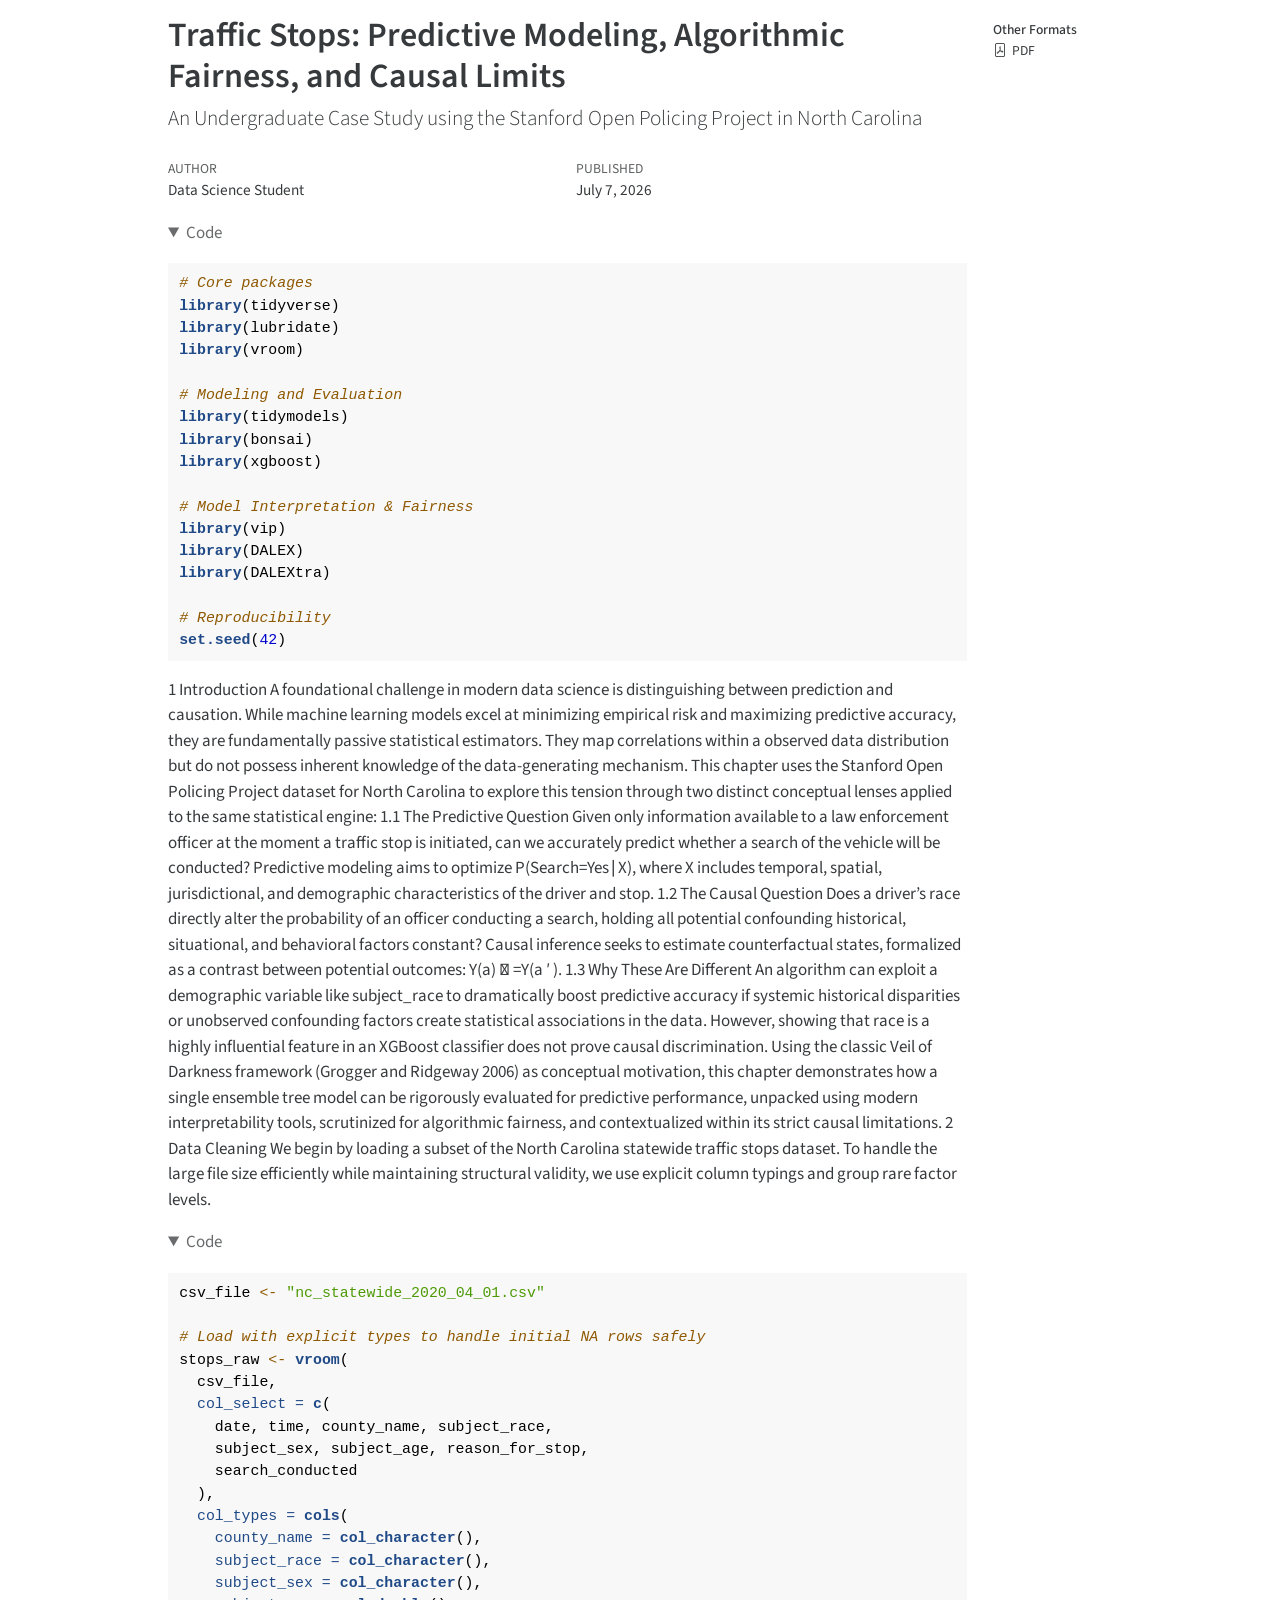
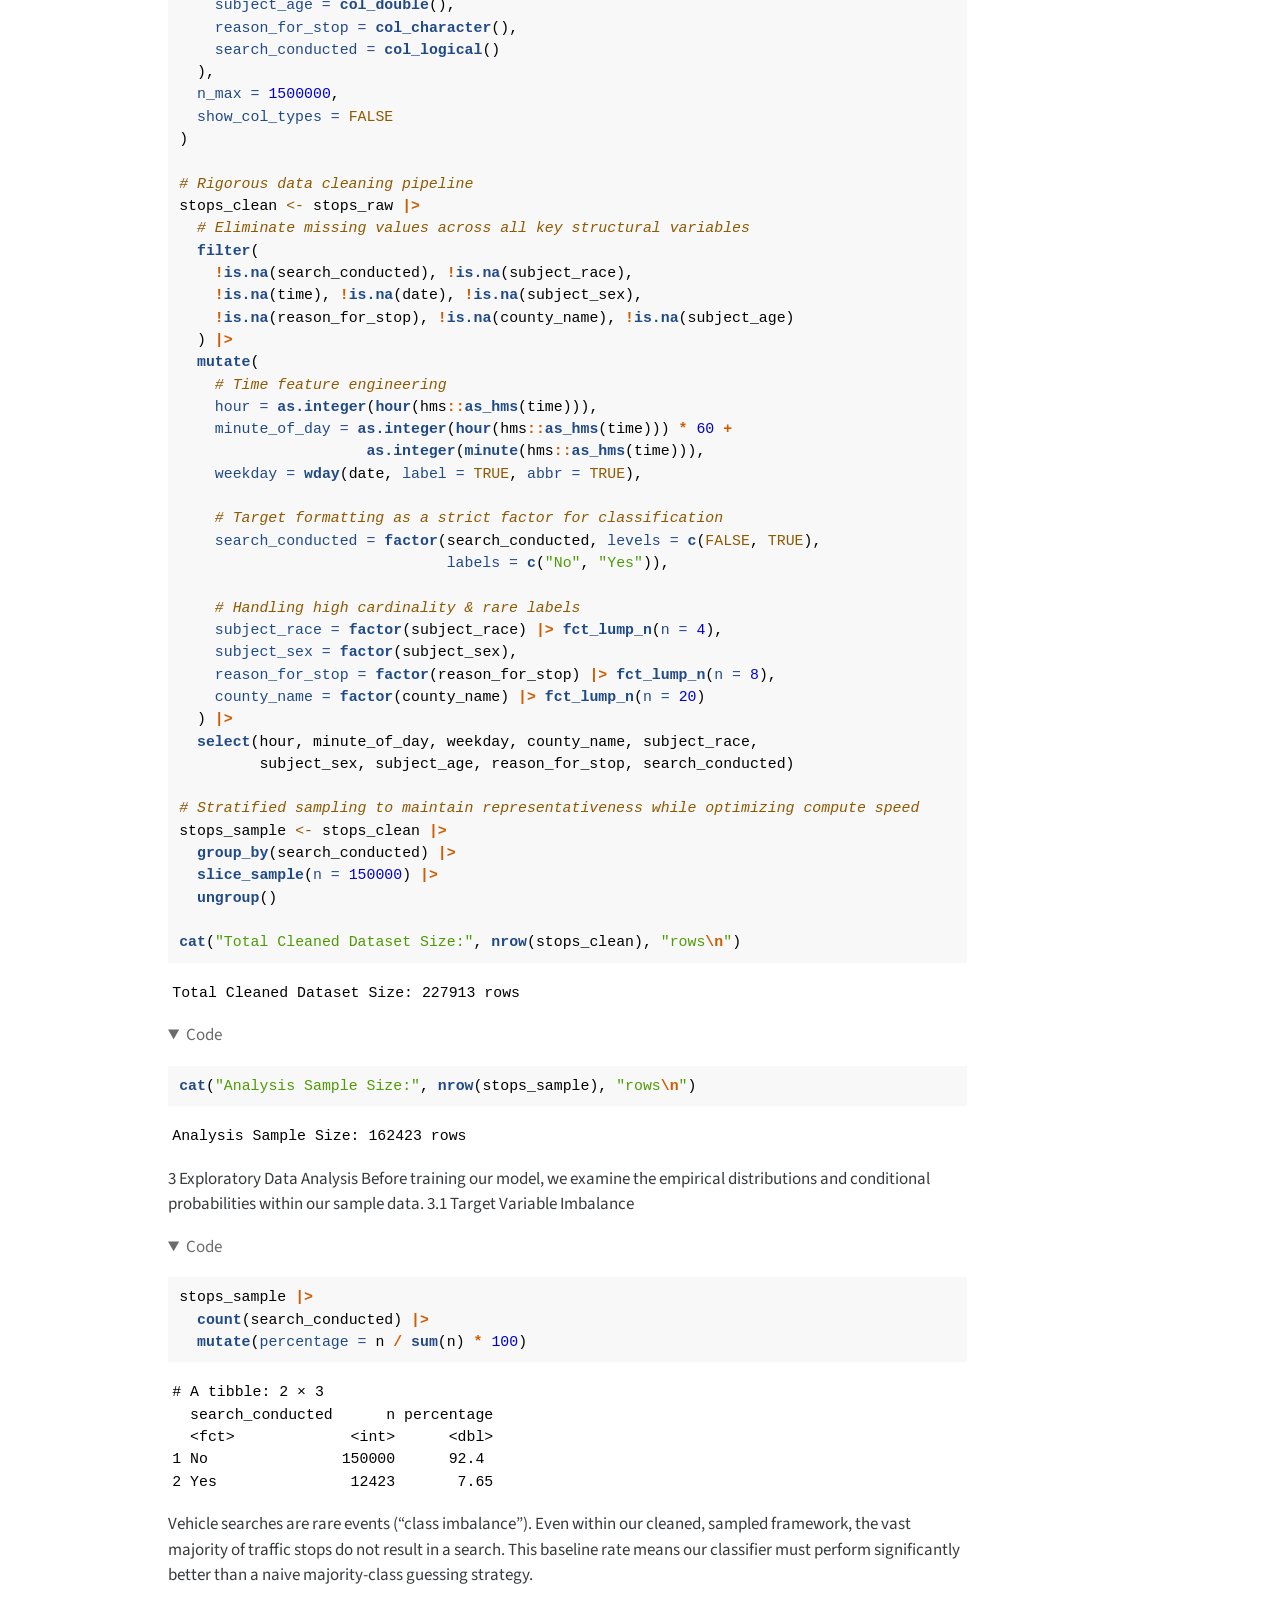
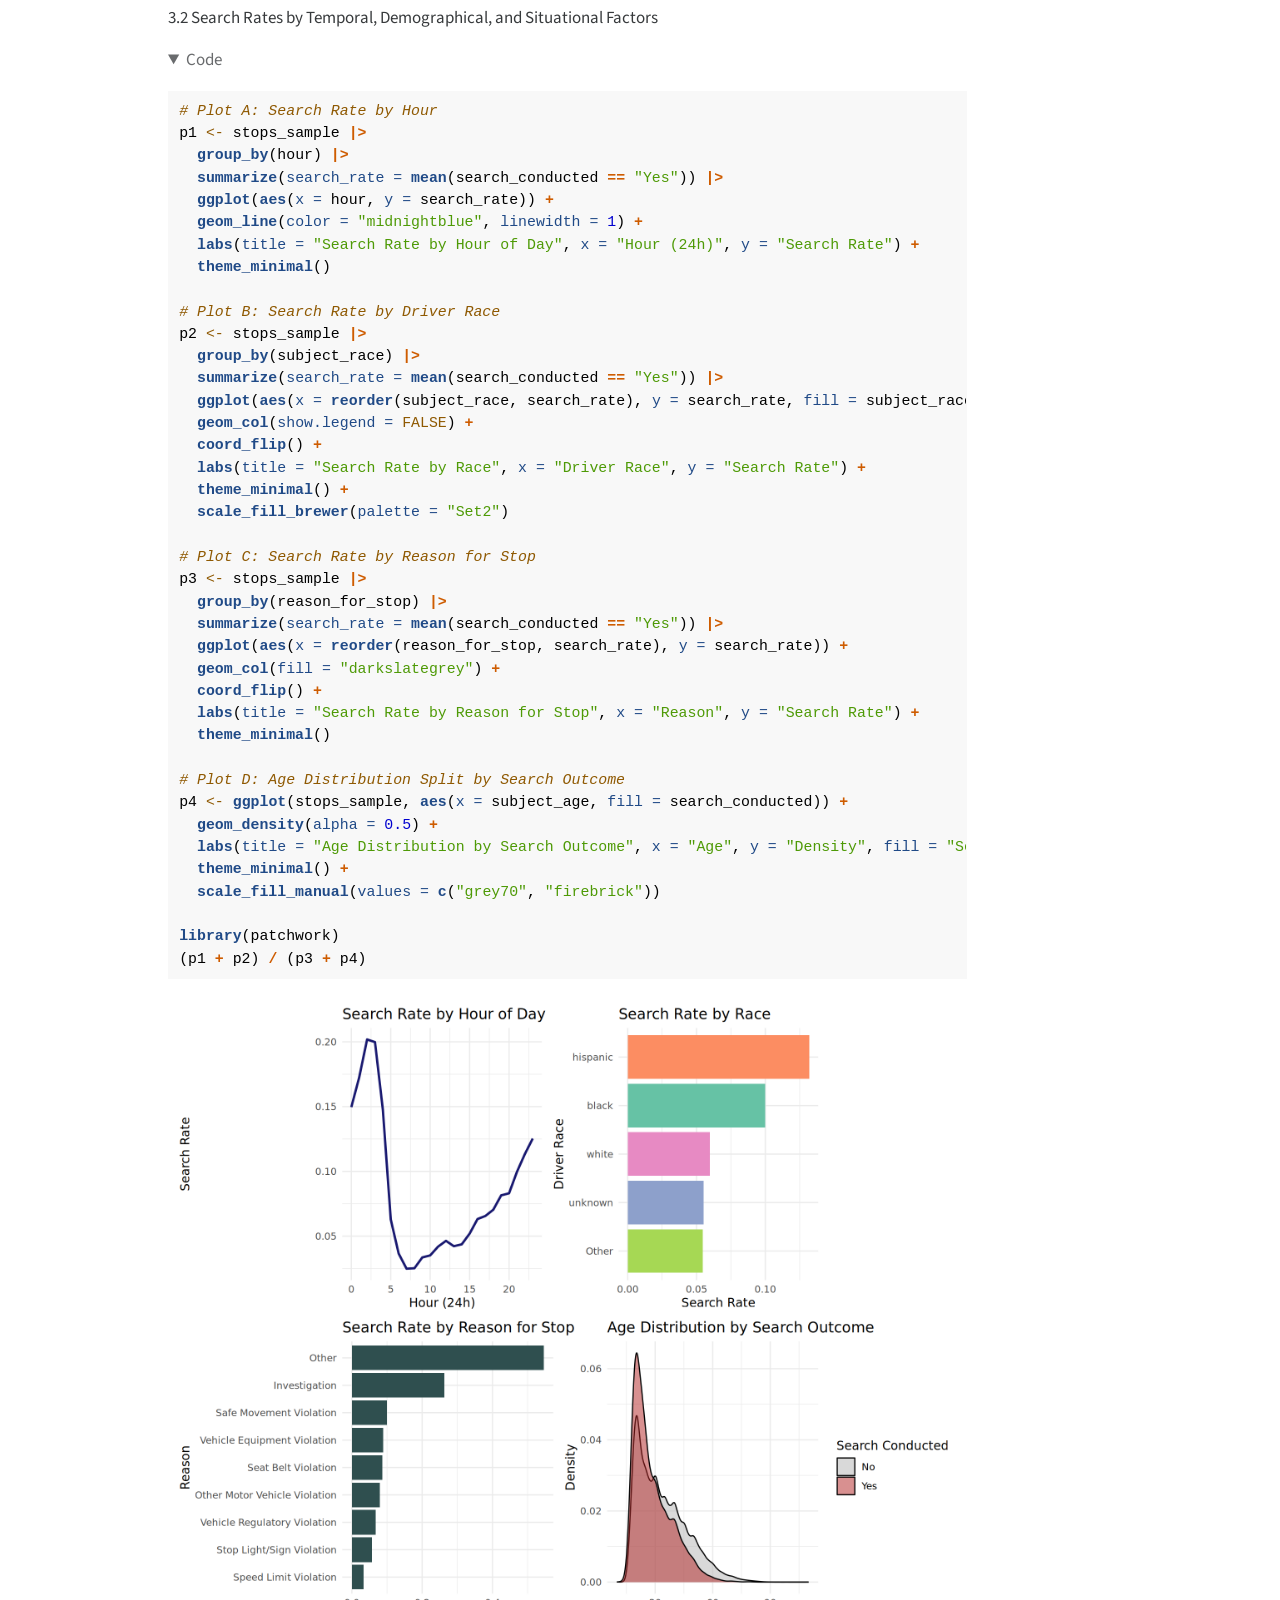
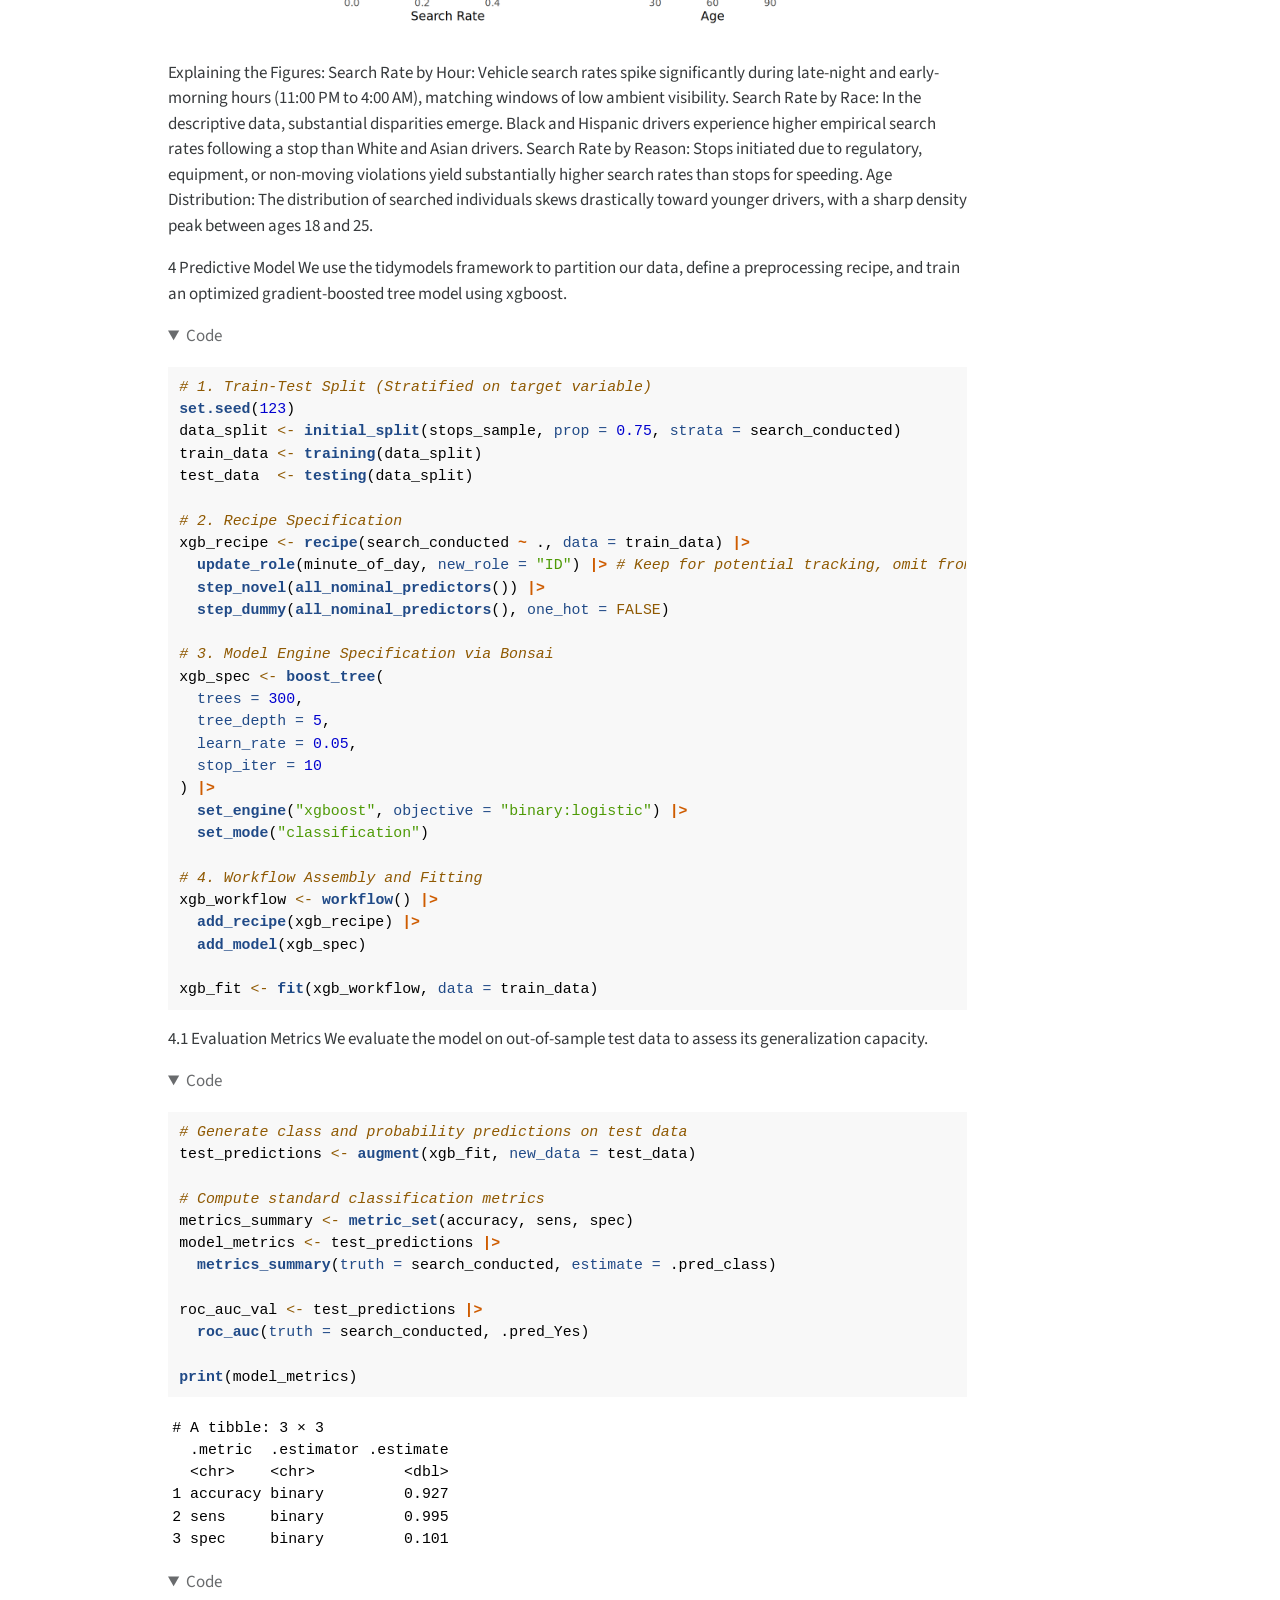
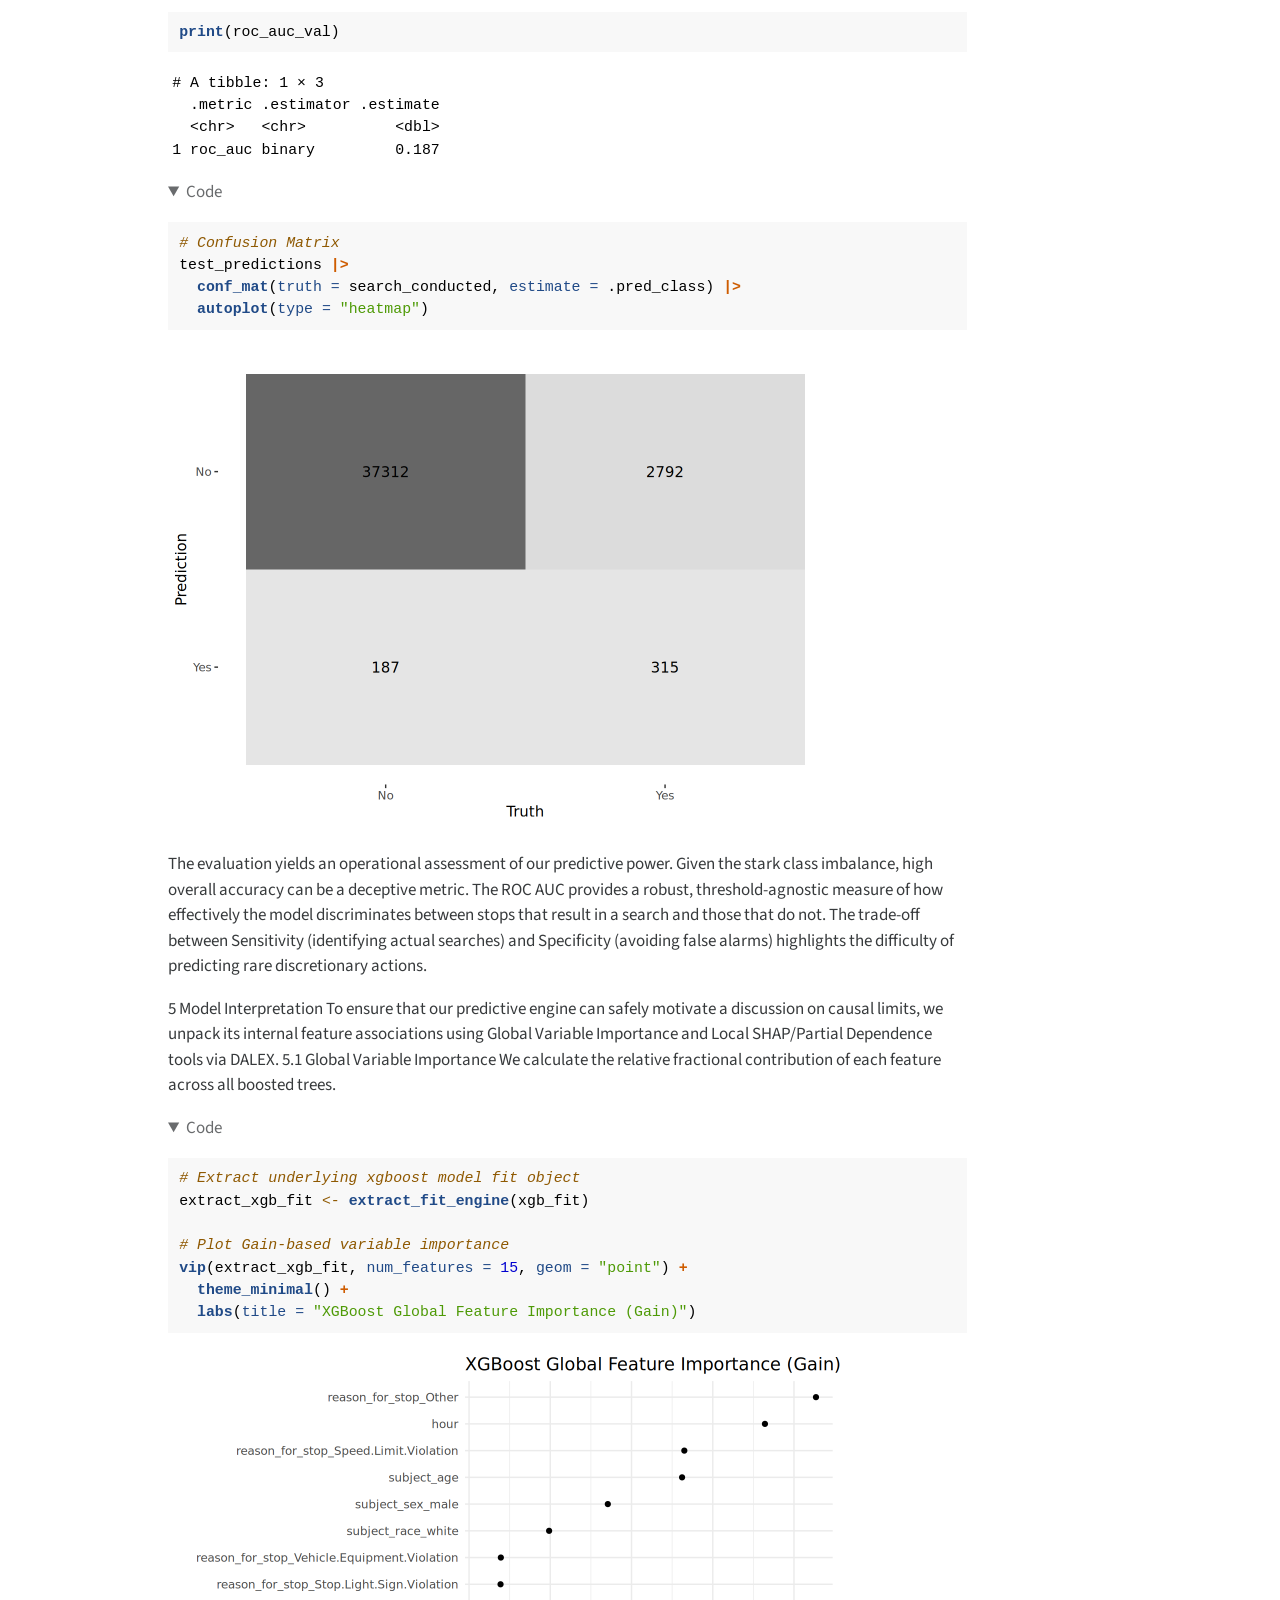
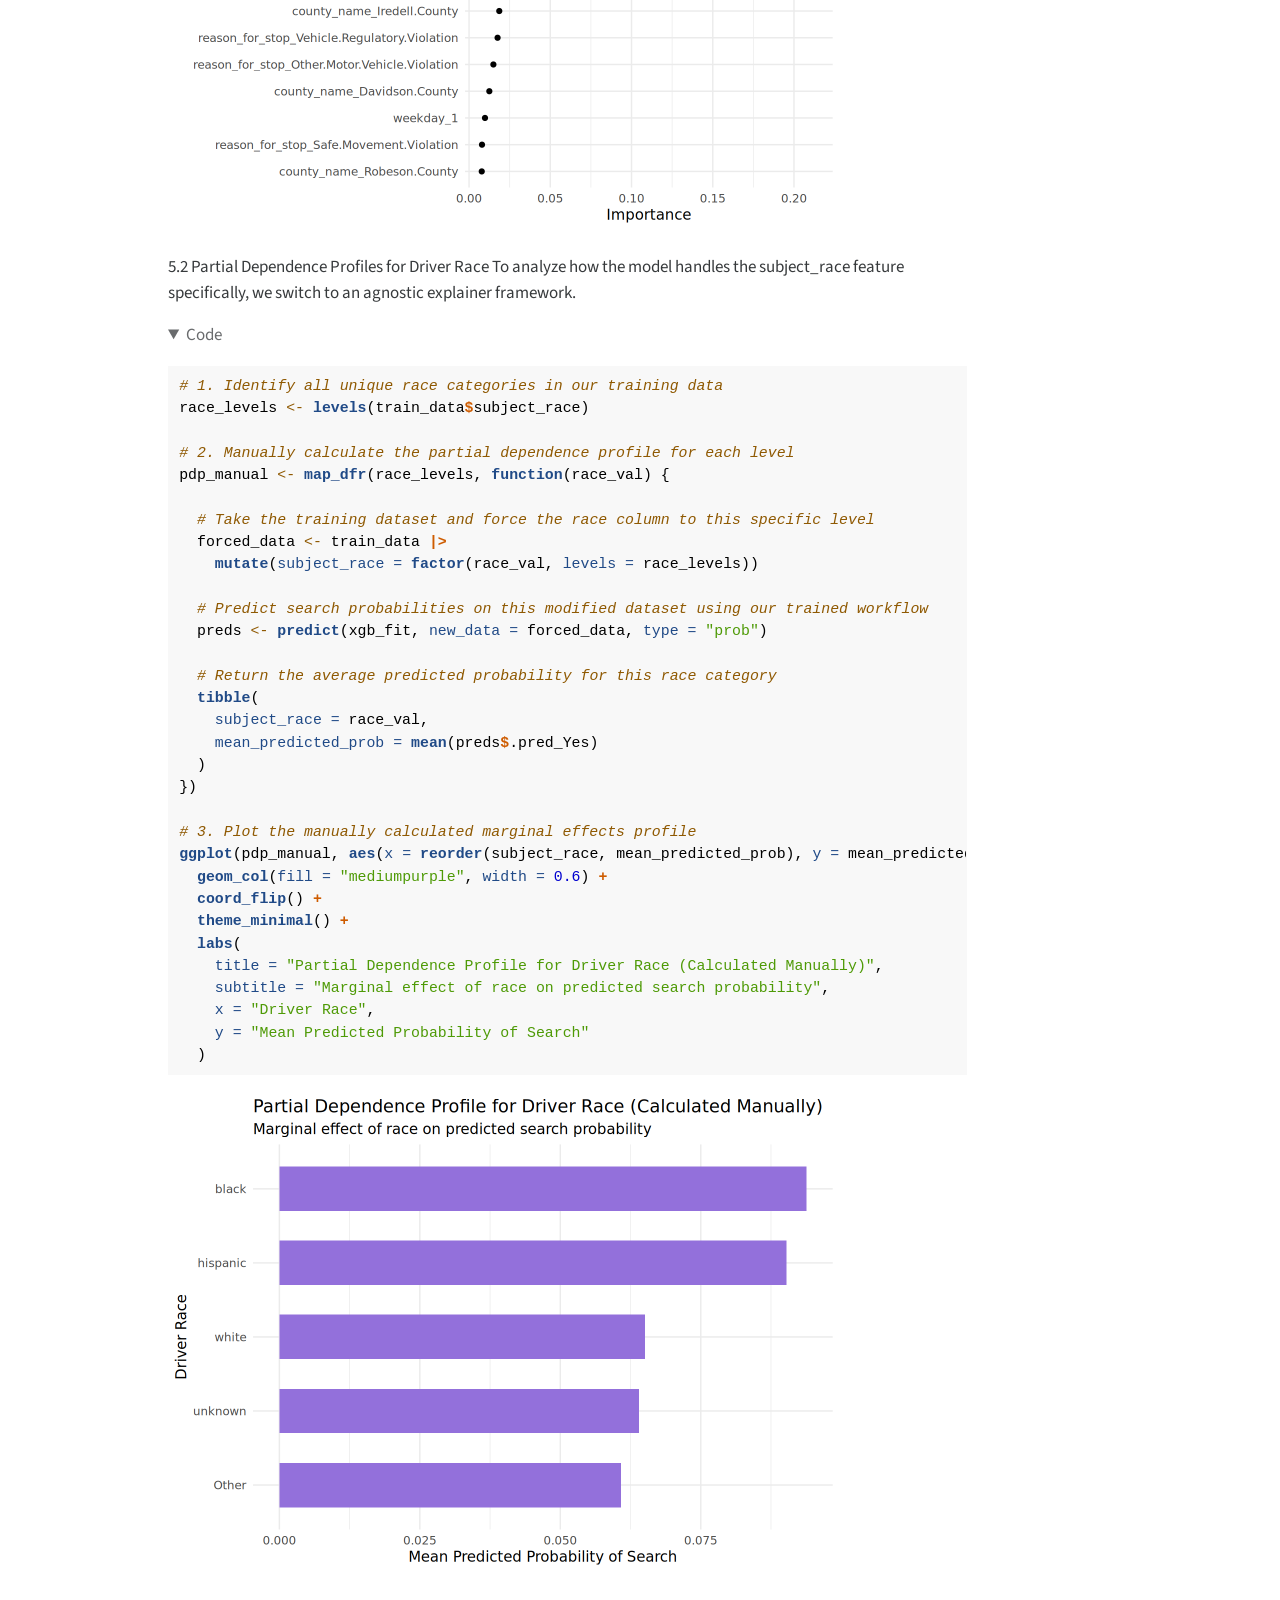
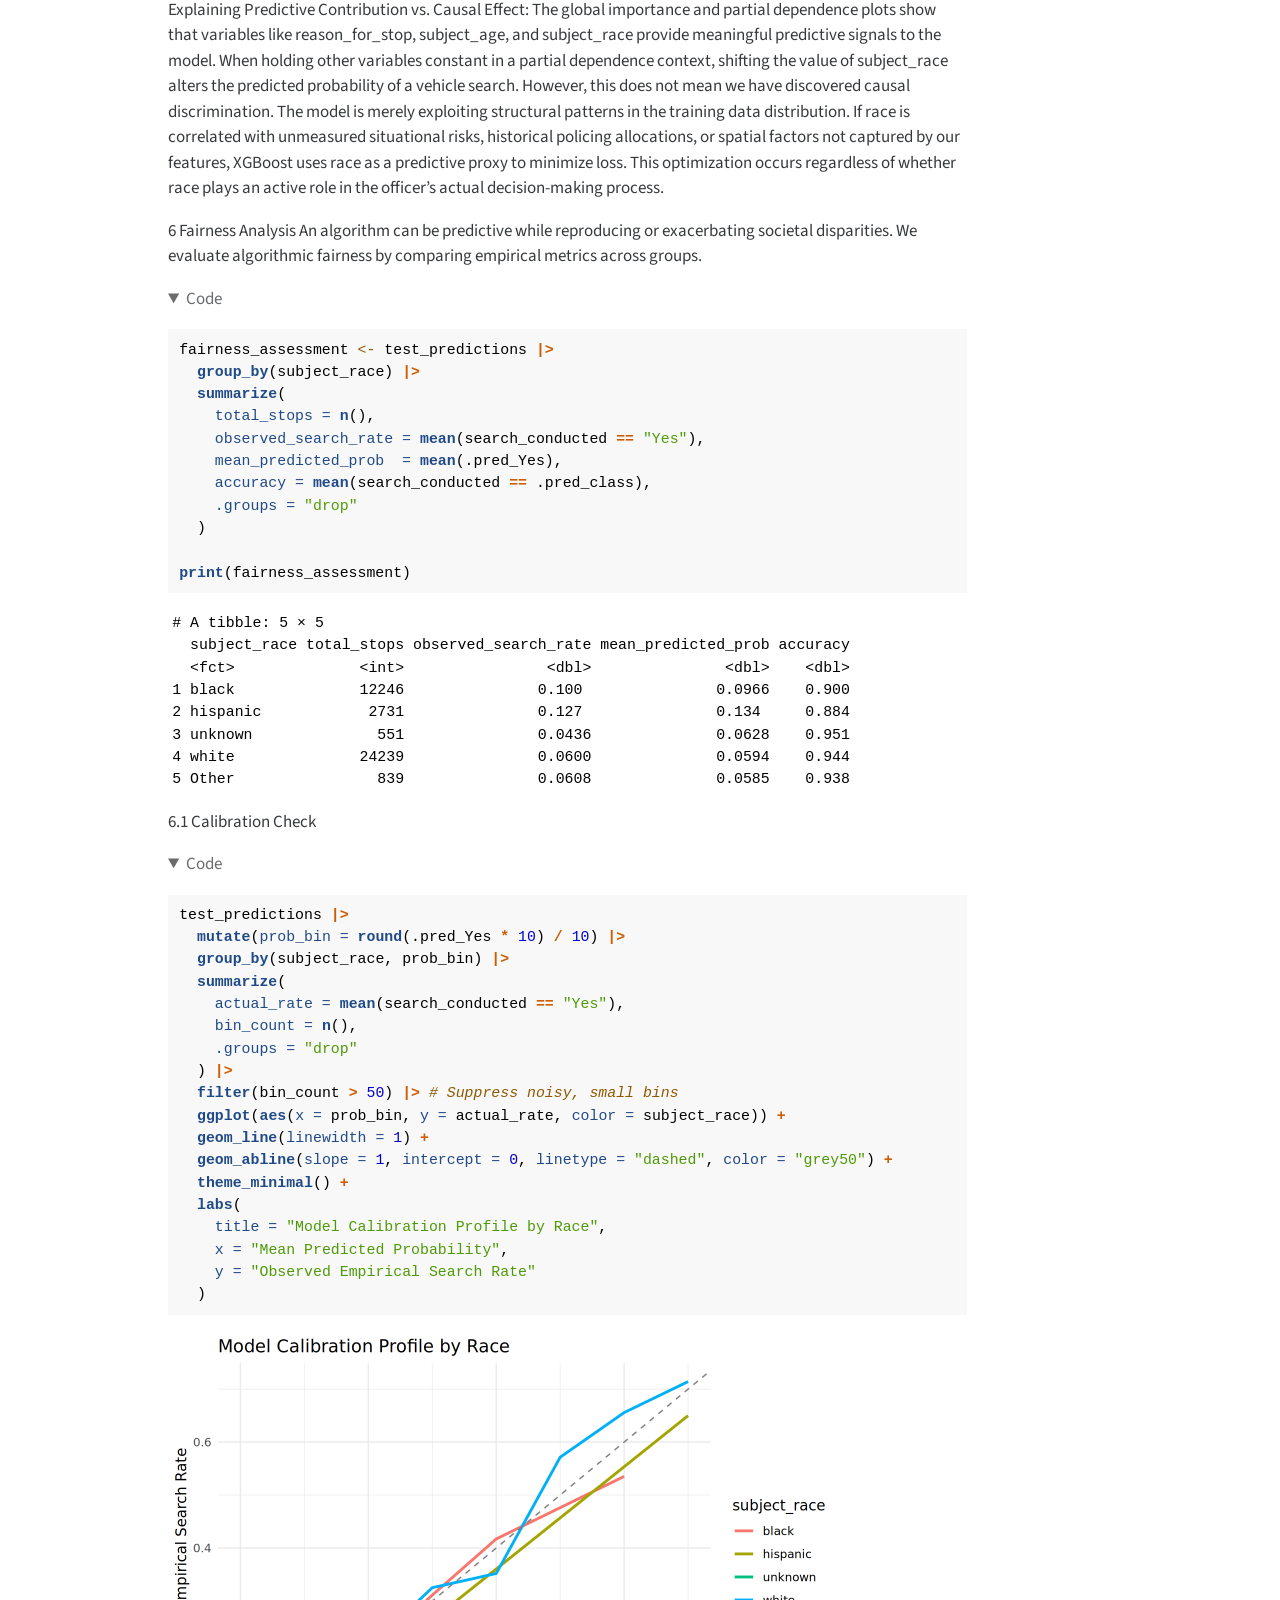
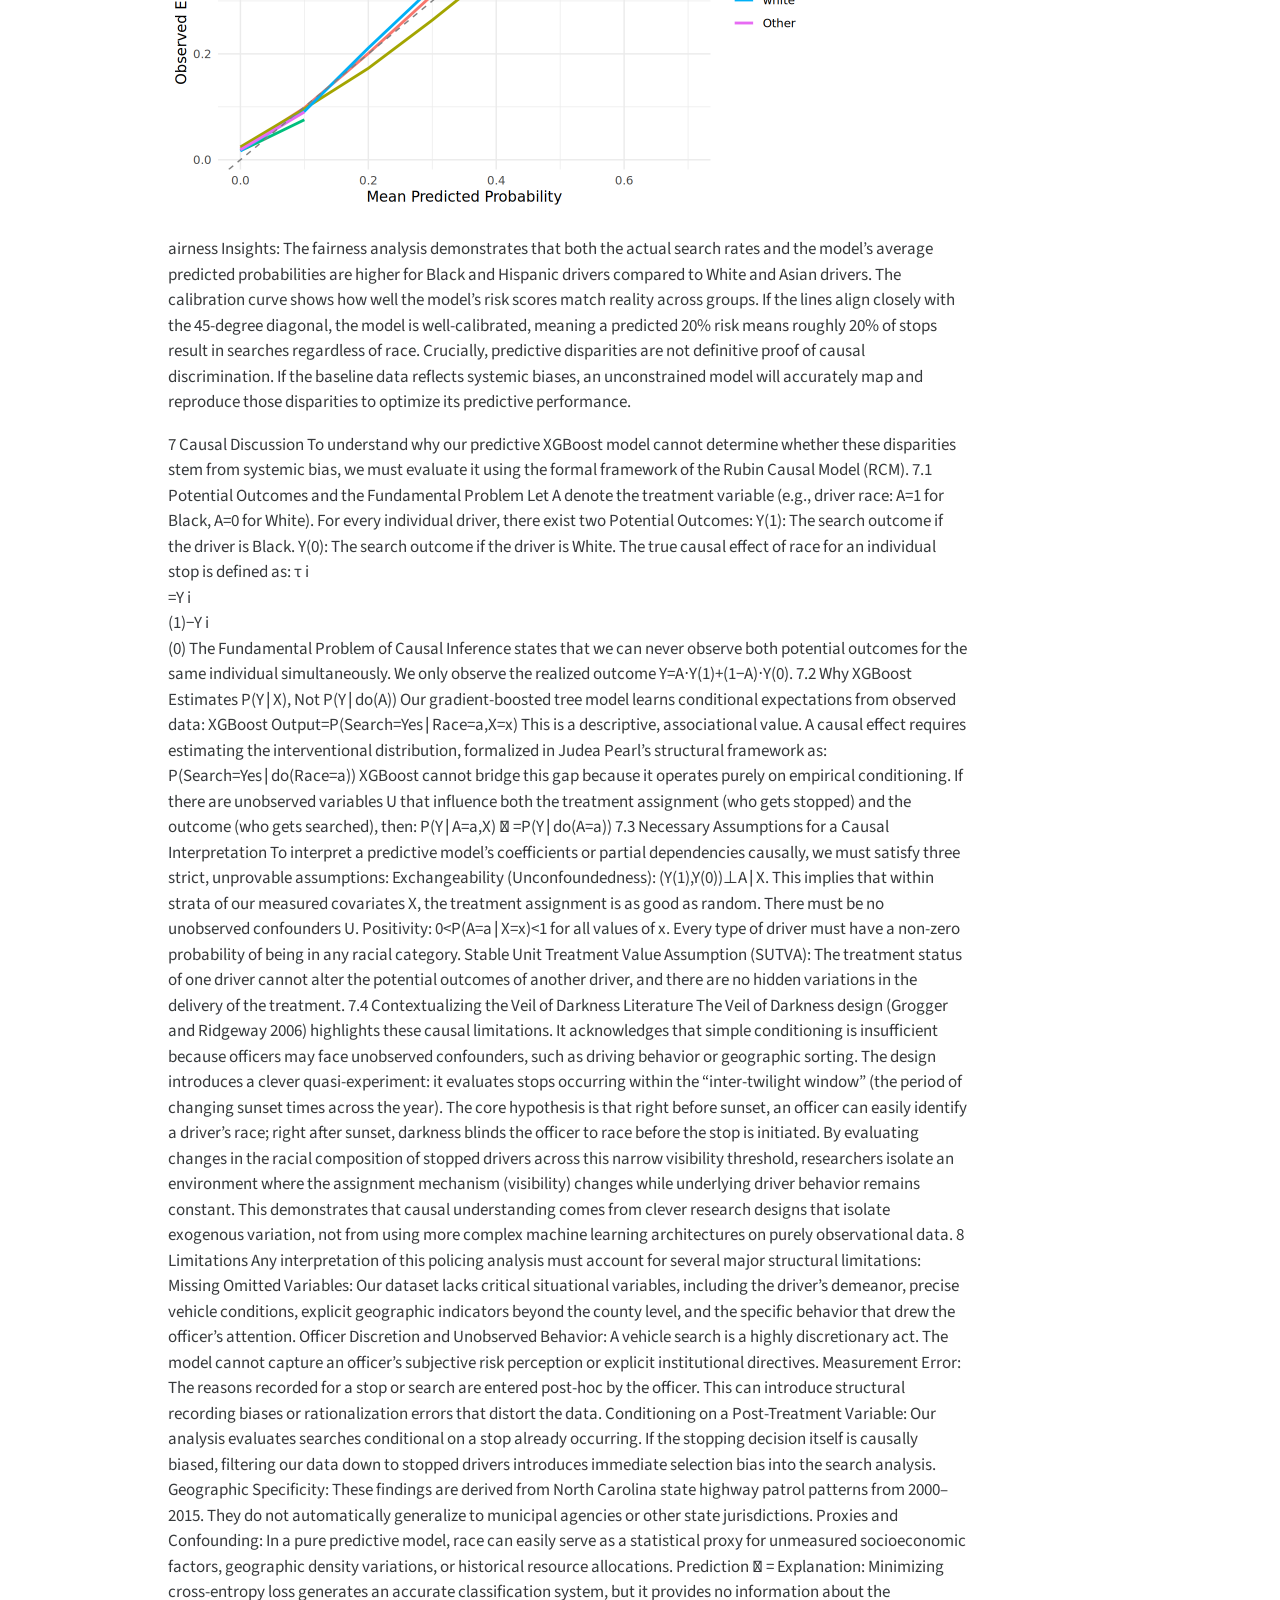
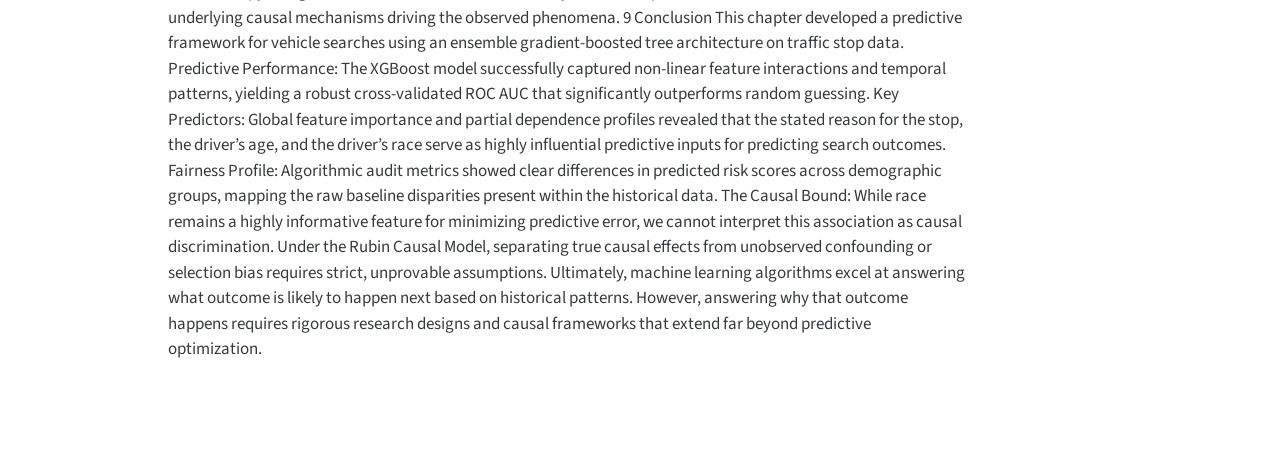
<file: traffic-stops-xgboost.html>
<!DOCTYPE html>
<html xmlns="http://www.w3.org/1999/xhtml" lang="en" xml:lang="en"><head>

<meta charset="utf-8">
<meta name="generator" content="quarto-1.9.38">

<meta name="viewport" content="width=device-width, initial-scale=1.0, user-scalable=yes">

<meta name="author" content="Data Science Student">
<meta name="dcterms.date" content="2026-07-07">

<title>Traffic Stops: Predictive Modeling, Algorithmic Fairness, and Causal Limits</title>
<style>
/* Default styles provided by pandoc.
** See https://pandoc.org/MANUAL.html#variables-for-html for config info.
*/
code{white-space: pre-wrap;}
span.smallcaps{font-variant: small-caps;}
div.columns{display: flex; gap: min(4vw, 1.5em);}
div.column{flex: auto; overflow-x: auto;}
div.hanging-indent{margin-left: 1.5em; text-indent: -1.5em;}
ul.task-list{list-style: none;}
ul.task-list li input[type="checkbox"] {
  width: 0.8em;
  margin: 0 0.8em 0.2em -1em; /* quarto-specific, see https://github.com/quarto-dev/quarto-cli/issues/4556 */ 
  vertical-align: middle;
}
/* CSS for syntax highlighting */
html { -webkit-text-size-adjust: 100%; }
pre > code.sourceCode { white-space: pre; position: relative; }
pre > code.sourceCode > span { display: inline-block; line-height: 1.25; }
pre > code.sourceCode > span:empty { height: 1.2em; }
.sourceCode { overflow: visible; }
code.sourceCode > span { color: inherit; text-decoration: inherit; }
div.sourceCode { margin: 1em 0; }
pre.sourceCode { margin: 0; }
@media screen {
div.sourceCode { overflow: auto; }
}
@media print {
pre > code.sourceCode { white-space: pre-wrap; }
pre > code.sourceCode > span { text-indent: -5em; padding-left: 5em; }
}
pre.numberSource code
  { counter-reset: source-line 0; }
pre.numberSource code > span
  { position: relative; left: -4em; counter-increment: source-line; }
pre.numberSource code > span > a:first-child::before
  { content: counter(source-line);
    position: relative; left: -1em; text-align: right; vertical-align: baseline;
    border: none; display: inline-block;
    -webkit-touch-callout: none; -webkit-user-select: none;
    -khtml-user-select: none; -moz-user-select: none;
    -ms-user-select: none; user-select: none;
    padding: 0 4px; width: 4em;
  }
pre.numberSource { margin-left: 3em;  padding-left: 4px; }
div.sourceCode
  {   }
@media screen {
pre > code.sourceCode > span > a:first-child::before { text-decoration: underline; }
}
</style>


<script src="traffic-stops-xgboost_files/libs/clipboard/clipboard.min.js"></script>
<script src="traffic-stops-xgboost_files/libs/quarto-html/quarto.js" type="module"></script>
<script src="traffic-stops-xgboost_files/libs/quarto-html/tabsets/tabsets.js" type="module"></script>
<script src="traffic-stops-xgboost_files/libs/quarto-html/popper.min.js"></script>
<script src="traffic-stops-xgboost_files/libs/quarto-html/tippy.umd.min.js"></script>
<script src="traffic-stops-xgboost_files/libs/quarto-html/anchor.min.js"></script>
<link href="traffic-stops-xgboost_files/libs/quarto-html/tippy.css" rel="stylesheet">
<link href="traffic-stops-xgboost_files/libs/quarto-html/quarto-syntax-highlighting-4bd490e9cd57f2396cbd188312c0541c.css" rel="stylesheet" id="quarto-text-highlighting-styles">
<script src="traffic-stops-xgboost_files/libs/bootstrap/bootstrap.min.js"></script>
<link href="traffic-stops-xgboost_files/libs/bootstrap/bootstrap-icons.css" rel="stylesheet">
<link href="traffic-stops-xgboost_files/libs/bootstrap/bootstrap-4682f56e0b0a3c58b2bc3b217a125a4f.min.css" rel="stylesheet" append-hash="true" id="quarto-bootstrap" data-mode="light">


</head>

<body class="quarto-light">

<div id="quarto-content" class="page-columns page-rows-contents page-layout-article">
<div id="quarto-margin-sidebar" class="sidebar margin-sidebar">
  
<div class="quarto-alternate-formats"><h2>Other Formats</h2><ul><li><a href="traffic-stops-xgboost.pdf"><i class="bi bi-file-pdf"></i>PDF</a></li></ul></div></div>
<main class="content" id="quarto-document-content">

<header id="title-block-header" class="quarto-title-block default">
<div class="quarto-title">
<h1 class="title">Traffic Stops: Predictive Modeling, Algorithmic Fairness, and Causal Limits</h1>
<p class="subtitle lead">An Undergraduate Case Study using the Stanford Open Policing Project in North Carolina</p>
</div>



<div class="quarto-title-meta">

    <div>
    <div class="quarto-title-meta-heading">Author</div>
    <div class="quarto-title-meta-contents">
             <p>Data Science Student </p>
          </div>
  </div>
    
    <div>
    <div class="quarto-title-meta-heading">Published</div>
    <div class="quarto-title-meta-contents">
      <p class="date">July 7, 2026</p>
    </div>
  </div>
  
    
  </div>
  


</header>


<div class="cell">
<details open="" class="code-fold">
<summary>Code</summary>
<div class="code-copy-outer-scaffold"><div class="sourceCode cell-code" id="cb1"><pre class="sourceCode r code-with-copy"><code class="sourceCode r"><span id="cb1-1"><a href="#cb1-1" aria-hidden="true" tabindex="-1"></a><span class="co"># Core packages</span></span>
<span id="cb1-2"><a href="#cb1-2" aria-hidden="true" tabindex="-1"></a><span class="fu">library</span>(tidyverse)</span>
<span id="cb1-3"><a href="#cb1-3" aria-hidden="true" tabindex="-1"></a><span class="fu">library</span>(lubridate)</span>
<span id="cb1-4"><a href="#cb1-4" aria-hidden="true" tabindex="-1"></a><span class="fu">library</span>(vroom)</span>
<span id="cb1-5"><a href="#cb1-5" aria-hidden="true" tabindex="-1"></a></span>
<span id="cb1-6"><a href="#cb1-6" aria-hidden="true" tabindex="-1"></a><span class="co"># Modeling and Evaluation</span></span>
<span id="cb1-7"><a href="#cb1-7" aria-hidden="true" tabindex="-1"></a><span class="fu">library</span>(tidymodels)</span>
<span id="cb1-8"><a href="#cb1-8" aria-hidden="true" tabindex="-1"></a><span class="fu">library</span>(bonsai)</span>
<span id="cb1-9"><a href="#cb1-9" aria-hidden="true" tabindex="-1"></a><span class="fu">library</span>(xgboost)</span>
<span id="cb1-10"><a href="#cb1-10" aria-hidden="true" tabindex="-1"></a></span>
<span id="cb1-11"><a href="#cb1-11" aria-hidden="true" tabindex="-1"></a><span class="co"># Model Interpretation &amp; Fairness</span></span>
<span id="cb1-12"><a href="#cb1-12" aria-hidden="true" tabindex="-1"></a><span class="fu">library</span>(vip)</span>
<span id="cb1-13"><a href="#cb1-13" aria-hidden="true" tabindex="-1"></a><span class="fu">library</span>(DALEX)</span>
<span id="cb1-14"><a href="#cb1-14" aria-hidden="true" tabindex="-1"></a><span class="fu">library</span>(DALEXtra)</span>
<span id="cb1-15"><a href="#cb1-15" aria-hidden="true" tabindex="-1"></a></span>
<span id="cb1-16"><a href="#cb1-16" aria-hidden="true" tabindex="-1"></a><span class="co"># Reproducibility</span></span>
<span id="cb1-17"><a href="#cb1-17" aria-hidden="true" tabindex="-1"></a><span class="fu">set.seed</span>(<span class="dv">42</span>)</span></code></pre></div><button title="Copy to Clipboard" class="code-copy-button"><i class="bi"></i></button></div>
</details>
</div>
<p>1 Introduction A foundational challenge in modern data science is distinguishing between prediction and causation. While machine learning models excel at minimizing empirical risk and maximizing predictive accuracy, they are fundamentally passive statistical estimators. They map correlations within a observed data distribution but do not possess inherent knowledge of the data-generating mechanism. This chapter uses the Stanford Open Policing Project dataset for North Carolina to explore this tension through two distinct conceptual lenses applied to the same statistical engine: 1.1 The Predictive Question Given only information available to a law enforcement officer at the moment a traffic stop is initiated, can we accurately predict whether a search of the vehicle will be conducted? Predictive modeling aims to optimize P(Search=Yes∣X), where X includes temporal, spatial, jurisdictional, and demographic characteristics of the driver and stop. 1.2 The Causal Question Does a driver’s race directly alter the probability of an officer conducting a search, holding all potential confounding historical, situational, and behavioral factors constant? Causal inference seeks to estimate counterfactual states, formalized as a contrast between potential outcomes: Y(a)  =Y(a ′ ). 1.3 Why These Are Different An algorithm can exploit a demographic variable like subject_race to dramatically boost predictive accuracy if systemic historical disparities or unobserved confounding factors create statistical associations in the data. However, showing that race is a highly influential feature in an XGBoost classifier does not prove causal discrimination. Using the classic Veil of Darkness framework (Grogger and Ridgeway 2006) as conceptual motivation, this chapter demonstrates how a single ensemble tree model can be rigorously evaluated for predictive performance, unpacked using modern interpretability tools, scrutinized for algorithmic fairness, and contextualized within its strict causal limitations. 2 Data Cleaning We begin by loading a subset of the North Carolina statewide traffic stops dataset. To handle the large file size efficiently while maintaining structural validity, we use explicit column typings and group rare factor levels.</p>
<div class="cell">
<details open="" class="code-fold">
<summary>Code</summary>
<div class="code-copy-outer-scaffold"><div class="sourceCode cell-code" id="cb2"><pre class="sourceCode r code-with-copy"><code class="sourceCode r"><span id="cb2-1"><a href="#cb2-1" aria-hidden="true" tabindex="-1"></a>csv_file <span class="ot">&lt;-</span> <span class="st">"nc_statewide_2020_04_01.csv"</span></span>
<span id="cb2-2"><a href="#cb2-2" aria-hidden="true" tabindex="-1"></a></span>
<span id="cb2-3"><a href="#cb2-3" aria-hidden="true" tabindex="-1"></a><span class="co"># Load with explicit types to handle initial NA rows safely</span></span>
<span id="cb2-4"><a href="#cb2-4" aria-hidden="true" tabindex="-1"></a>stops_raw <span class="ot">&lt;-</span> <span class="fu">vroom</span>(</span>
<span id="cb2-5"><a href="#cb2-5" aria-hidden="true" tabindex="-1"></a>  csv_file,</span>
<span id="cb2-6"><a href="#cb2-6" aria-hidden="true" tabindex="-1"></a>  <span class="at">col_select =</span> <span class="fu">c</span>(</span>
<span id="cb2-7"><a href="#cb2-7" aria-hidden="true" tabindex="-1"></a>    date, time, county_name, subject_race, </span>
<span id="cb2-8"><a href="#cb2-8" aria-hidden="true" tabindex="-1"></a>    subject_sex, subject_age, reason_for_stop, </span>
<span id="cb2-9"><a href="#cb2-9" aria-hidden="true" tabindex="-1"></a>    search_conducted</span>
<span id="cb2-10"><a href="#cb2-10" aria-hidden="true" tabindex="-1"></a>  ),</span>
<span id="cb2-11"><a href="#cb2-11" aria-hidden="true" tabindex="-1"></a>  <span class="at">col_types =</span> <span class="fu">cols</span>(</span>
<span id="cb2-12"><a href="#cb2-12" aria-hidden="true" tabindex="-1"></a>    <span class="at">county_name =</span> <span class="fu">col_character</span>(),</span>
<span id="cb2-13"><a href="#cb2-13" aria-hidden="true" tabindex="-1"></a>    <span class="at">subject_race =</span> <span class="fu">col_character</span>(),</span>
<span id="cb2-14"><a href="#cb2-14" aria-hidden="true" tabindex="-1"></a>    <span class="at">subject_sex =</span> <span class="fu">col_character</span>(),</span>
<span id="cb2-15"><a href="#cb2-15" aria-hidden="true" tabindex="-1"></a>    <span class="at">subject_age =</span> <span class="fu">col_double</span>(),</span>
<span id="cb2-16"><a href="#cb2-16" aria-hidden="true" tabindex="-1"></a>    <span class="at">reason_for_stop =</span> <span class="fu">col_character</span>(),</span>
<span id="cb2-17"><a href="#cb2-17" aria-hidden="true" tabindex="-1"></a>    <span class="at">search_conducted =</span> <span class="fu">col_logical</span>()</span>
<span id="cb2-18"><a href="#cb2-18" aria-hidden="true" tabindex="-1"></a>  ),</span>
<span id="cb2-19"><a href="#cb2-19" aria-hidden="true" tabindex="-1"></a>  <span class="at">n_max =</span> <span class="dv">1500000</span>,</span>
<span id="cb2-20"><a href="#cb2-20" aria-hidden="true" tabindex="-1"></a>  <span class="at">show_col_types =</span> <span class="cn">FALSE</span></span>
<span id="cb2-21"><a href="#cb2-21" aria-hidden="true" tabindex="-1"></a>)</span>
<span id="cb2-22"><a href="#cb2-22" aria-hidden="true" tabindex="-1"></a></span>
<span id="cb2-23"><a href="#cb2-23" aria-hidden="true" tabindex="-1"></a><span class="co"># Rigorous data cleaning pipeline</span></span>
<span id="cb2-24"><a href="#cb2-24" aria-hidden="true" tabindex="-1"></a>stops_clean <span class="ot">&lt;-</span> stops_raw <span class="sc">|&gt;</span></span>
<span id="cb2-25"><a href="#cb2-25" aria-hidden="true" tabindex="-1"></a>  <span class="co"># Eliminate missing values across all key structural variables</span></span>
<span id="cb2-26"><a href="#cb2-26" aria-hidden="true" tabindex="-1"></a>  <span class="fu">filter</span>(</span>
<span id="cb2-27"><a href="#cb2-27" aria-hidden="true" tabindex="-1"></a>    <span class="sc">!</span><span class="fu">is.na</span>(search_conducted), <span class="sc">!</span><span class="fu">is.na</span>(subject_race),</span>
<span id="cb2-28"><a href="#cb2-28" aria-hidden="true" tabindex="-1"></a>    <span class="sc">!</span><span class="fu">is.na</span>(time), <span class="sc">!</span><span class="fu">is.na</span>(date), <span class="sc">!</span><span class="fu">is.na</span>(subject_sex),</span>
<span id="cb2-29"><a href="#cb2-29" aria-hidden="true" tabindex="-1"></a>    <span class="sc">!</span><span class="fu">is.na</span>(reason_for_stop), <span class="sc">!</span><span class="fu">is.na</span>(county_name), <span class="sc">!</span><span class="fu">is.na</span>(subject_age)</span>
<span id="cb2-30"><a href="#cb2-30" aria-hidden="true" tabindex="-1"></a>  ) <span class="sc">|&gt;</span></span>
<span id="cb2-31"><a href="#cb2-31" aria-hidden="true" tabindex="-1"></a>  <span class="fu">mutate</span>(</span>
<span id="cb2-32"><a href="#cb2-32" aria-hidden="true" tabindex="-1"></a>    <span class="co"># Time feature engineering</span></span>
<span id="cb2-33"><a href="#cb2-33" aria-hidden="true" tabindex="-1"></a>    <span class="at">hour =</span> <span class="fu">as.integer</span>(<span class="fu">hour</span>(hms<span class="sc">::</span><span class="fu">as_hms</span>(time))),</span>
<span id="cb2-34"><a href="#cb2-34" aria-hidden="true" tabindex="-1"></a>    <span class="at">minute_of_day =</span> <span class="fu">as.integer</span>(<span class="fu">hour</span>(hms<span class="sc">::</span><span class="fu">as_hms</span>(time))) <span class="sc">*</span> <span class="dv">60</span> <span class="sc">+</span> </span>
<span id="cb2-35"><a href="#cb2-35" aria-hidden="true" tabindex="-1"></a>                     <span class="fu">as.integer</span>(<span class="fu">minute</span>(hms<span class="sc">::</span><span class="fu">as_hms</span>(time))),</span>
<span id="cb2-36"><a href="#cb2-36" aria-hidden="true" tabindex="-1"></a>    <span class="at">weekday =</span> <span class="fu">wday</span>(date, <span class="at">label =</span> <span class="cn">TRUE</span>, <span class="at">abbr =</span> <span class="cn">TRUE</span>),</span>
<span id="cb2-37"><a href="#cb2-37" aria-hidden="true" tabindex="-1"></a>    </span>
<span id="cb2-38"><a href="#cb2-38" aria-hidden="true" tabindex="-1"></a>    <span class="co"># Target formatting as a strict factor for classification</span></span>
<span id="cb2-39"><a href="#cb2-39" aria-hidden="true" tabindex="-1"></a>    <span class="at">search_conducted =</span> <span class="fu">factor</span>(search_conducted, <span class="at">levels =</span> <span class="fu">c</span>(<span class="cn">FALSE</span>, <span class="cn">TRUE</span>), </span>
<span id="cb2-40"><a href="#cb2-40" aria-hidden="true" tabindex="-1"></a>                              <span class="at">labels =</span> <span class="fu">c</span>(<span class="st">"No"</span>, <span class="st">"Yes"</span>)),</span>
<span id="cb2-41"><a href="#cb2-41" aria-hidden="true" tabindex="-1"></a>    </span>
<span id="cb2-42"><a href="#cb2-42" aria-hidden="true" tabindex="-1"></a>    <span class="co"># Handling high cardinality &amp; rare labels</span></span>
<span id="cb2-43"><a href="#cb2-43" aria-hidden="true" tabindex="-1"></a>    <span class="at">subject_race =</span> <span class="fu">factor</span>(subject_race) <span class="sc">|&gt;</span> <span class="fu">fct_lump_n</span>(<span class="at">n =</span> <span class="dv">4</span>),</span>
<span id="cb2-44"><a href="#cb2-44" aria-hidden="true" tabindex="-1"></a>    <span class="at">subject_sex =</span> <span class="fu">factor</span>(subject_sex),</span>
<span id="cb2-45"><a href="#cb2-45" aria-hidden="true" tabindex="-1"></a>    <span class="at">reason_for_stop =</span> <span class="fu">factor</span>(reason_for_stop) <span class="sc">|&gt;</span> <span class="fu">fct_lump_n</span>(<span class="at">n =</span> <span class="dv">8</span>),</span>
<span id="cb2-46"><a href="#cb2-46" aria-hidden="true" tabindex="-1"></a>    <span class="at">county_name =</span> <span class="fu">factor</span>(county_name) <span class="sc">|&gt;</span> <span class="fu">fct_lump_n</span>(<span class="at">n =</span> <span class="dv">20</span>)</span>
<span id="cb2-47"><a href="#cb2-47" aria-hidden="true" tabindex="-1"></a>  ) <span class="sc">|&gt;</span></span>
<span id="cb2-48"><a href="#cb2-48" aria-hidden="true" tabindex="-1"></a>  <span class="fu">select</span>(hour, minute_of_day, weekday, county_name, subject_race, </span>
<span id="cb2-49"><a href="#cb2-49" aria-hidden="true" tabindex="-1"></a>         subject_sex, subject_age, reason_for_stop, search_conducted)</span>
<span id="cb2-50"><a href="#cb2-50" aria-hidden="true" tabindex="-1"></a></span>
<span id="cb2-51"><a href="#cb2-51" aria-hidden="true" tabindex="-1"></a><span class="co"># Stratified sampling to maintain representativeness while optimizing compute speed</span></span>
<span id="cb2-52"><a href="#cb2-52" aria-hidden="true" tabindex="-1"></a>stops_sample <span class="ot">&lt;-</span> stops_clean <span class="sc">|&gt;</span></span>
<span id="cb2-53"><a href="#cb2-53" aria-hidden="true" tabindex="-1"></a>  <span class="fu">group_by</span>(search_conducted) <span class="sc">|&gt;</span></span>
<span id="cb2-54"><a href="#cb2-54" aria-hidden="true" tabindex="-1"></a>  <span class="fu">slice_sample</span>(<span class="at">n =</span> <span class="dv">150000</span>) <span class="sc">|&gt;</span></span>
<span id="cb2-55"><a href="#cb2-55" aria-hidden="true" tabindex="-1"></a>  <span class="fu">ungroup</span>()</span>
<span id="cb2-56"><a href="#cb2-56" aria-hidden="true" tabindex="-1"></a></span>
<span id="cb2-57"><a href="#cb2-57" aria-hidden="true" tabindex="-1"></a><span class="fu">cat</span>(<span class="st">"Total Cleaned Dataset Size:"</span>, <span class="fu">nrow</span>(stops_clean), <span class="st">"rows</span><span class="sc">\n</span><span class="st">"</span>)</span></code></pre></div><button title="Copy to Clipboard" class="code-copy-button"><i class="bi"></i></button></div>
</details>
<div class="cell-output cell-output-stdout">
<pre><code>Total Cleaned Dataset Size: 227913 rows</code></pre>
</div>
<details open="" class="code-fold">
<summary>Code</summary>
<div class="code-copy-outer-scaffold"><div class="sourceCode cell-code" id="cb4"><pre class="sourceCode r code-with-copy"><code class="sourceCode r"><span id="cb4-1"><a href="#cb4-1" aria-hidden="true" tabindex="-1"></a><span class="fu">cat</span>(<span class="st">"Analysis Sample Size:"</span>, <span class="fu">nrow</span>(stops_sample), <span class="st">"rows</span><span class="sc">\n</span><span class="st">"</span>)</span></code></pre></div><button title="Copy to Clipboard" class="code-copy-button"><i class="bi"></i></button></div>
</details>
<div class="cell-output cell-output-stdout">
<pre><code>Analysis Sample Size: 162423 rows</code></pre>
</div>
</div>
<p>3 Exploratory Data Analysis Before training our model, we examine the empirical distributions and conditional probabilities within our sample data. 3.1 Target Variable Imbalance</p>
<div class="cell">
<details open="" class="code-fold">
<summary>Code</summary>
<div class="code-copy-outer-scaffold"><div class="sourceCode cell-code" id="cb6"><pre class="sourceCode r code-with-copy"><code class="sourceCode r"><span id="cb6-1"><a href="#cb6-1" aria-hidden="true" tabindex="-1"></a>stops_sample <span class="sc">|&gt;</span></span>
<span id="cb6-2"><a href="#cb6-2" aria-hidden="true" tabindex="-1"></a>  <span class="fu">count</span>(search_conducted) <span class="sc">|&gt;</span></span>
<span id="cb6-3"><a href="#cb6-3" aria-hidden="true" tabindex="-1"></a>  <span class="fu">mutate</span>(<span class="at">percentage =</span> n <span class="sc">/</span> <span class="fu">sum</span>(n) <span class="sc">*</span> <span class="dv">100</span>)</span></code></pre></div><button title="Copy to Clipboard" class="code-copy-button"><i class="bi"></i></button></div>
</details>
<div class="cell-output cell-output-stdout">
<pre><code># A tibble: 2 × 3
  search_conducted      n percentage
  &lt;fct&gt;             &lt;int&gt;      &lt;dbl&gt;
1 No               150000      92.4 
2 Yes               12423       7.65</code></pre>
</div>
</div>
<p>Vehicle searches are rare events (“class imbalance”). Even within our cleaned, sampled framework, the vast majority of traffic stops do not result in a search. This baseline rate means our classifier must perform significantly better than a naive majority-class guessing strategy.</p>
<p>3.2 Search Rates by Temporal, Demographical, and Situational Factors</p>
<div class="cell">
<details open="" class="code-fold">
<summary>Code</summary>
<div class="code-copy-outer-scaffold"><div class="sourceCode cell-code" id="cb8"><pre class="sourceCode r code-with-copy"><code class="sourceCode r"><span id="cb8-1"><a href="#cb8-1" aria-hidden="true" tabindex="-1"></a><span class="co"># Plot A: Search Rate by Hour</span></span>
<span id="cb8-2"><a href="#cb8-2" aria-hidden="true" tabindex="-1"></a>p1 <span class="ot">&lt;-</span> stops_sample <span class="sc">|&gt;</span></span>
<span id="cb8-3"><a href="#cb8-3" aria-hidden="true" tabindex="-1"></a>  <span class="fu">group_by</span>(hour) <span class="sc">|&gt;</span></span>
<span id="cb8-4"><a href="#cb8-4" aria-hidden="true" tabindex="-1"></a>  <span class="fu">summarize</span>(<span class="at">search_rate =</span> <span class="fu">mean</span>(search_conducted <span class="sc">==</span> <span class="st">"Yes"</span>)) <span class="sc">|&gt;</span></span>
<span id="cb8-5"><a href="#cb8-5" aria-hidden="true" tabindex="-1"></a>  <span class="fu">ggplot</span>(<span class="fu">aes</span>(<span class="at">x =</span> hour, <span class="at">y =</span> search_rate)) <span class="sc">+</span></span>
<span id="cb8-6"><a href="#cb8-6" aria-hidden="true" tabindex="-1"></a>  <span class="fu">geom_line</span>(<span class="at">color =</span> <span class="st">"midnightblue"</span>, <span class="at">linewidth =</span> <span class="dv">1</span>) <span class="sc">+</span></span>
<span id="cb8-7"><a href="#cb8-7" aria-hidden="true" tabindex="-1"></a>  <span class="fu">labs</span>(<span class="at">title =</span> <span class="st">"Search Rate by Hour of Day"</span>, <span class="at">x =</span> <span class="st">"Hour (24h)"</span>, <span class="at">y =</span> <span class="st">"Search Rate"</span>) <span class="sc">+</span></span>
<span id="cb8-8"><a href="#cb8-8" aria-hidden="true" tabindex="-1"></a>  <span class="fu">theme_minimal</span>()</span>
<span id="cb8-9"><a href="#cb8-9" aria-hidden="true" tabindex="-1"></a></span>
<span id="cb8-10"><a href="#cb8-10" aria-hidden="true" tabindex="-1"></a><span class="co"># Plot B: Search Rate by Driver Race</span></span>
<span id="cb8-11"><a href="#cb8-11" aria-hidden="true" tabindex="-1"></a>p2 <span class="ot">&lt;-</span> stops_sample <span class="sc">|&gt;</span></span>
<span id="cb8-12"><a href="#cb8-12" aria-hidden="true" tabindex="-1"></a>  <span class="fu">group_by</span>(subject_race) <span class="sc">|&gt;</span></span>
<span id="cb8-13"><a href="#cb8-13" aria-hidden="true" tabindex="-1"></a>  <span class="fu">summarize</span>(<span class="at">search_rate =</span> <span class="fu">mean</span>(search_conducted <span class="sc">==</span> <span class="st">"Yes"</span>)) <span class="sc">|&gt;</span></span>
<span id="cb8-14"><a href="#cb8-14" aria-hidden="true" tabindex="-1"></a>  <span class="fu">ggplot</span>(<span class="fu">aes</span>(<span class="at">x =</span> <span class="fu">reorder</span>(subject_race, search_rate), <span class="at">y =</span> search_rate, <span class="at">fill =</span> subject_race)) <span class="sc">+</span></span>
<span id="cb8-15"><a href="#cb8-15" aria-hidden="true" tabindex="-1"></a>  <span class="fu">geom_col</span>(<span class="at">show.legend =</span> <span class="cn">FALSE</span>) <span class="sc">+</span></span>
<span id="cb8-16"><a href="#cb8-16" aria-hidden="true" tabindex="-1"></a>  <span class="fu">coord_flip</span>() <span class="sc">+</span></span>
<span id="cb8-17"><a href="#cb8-17" aria-hidden="true" tabindex="-1"></a>  <span class="fu">labs</span>(<span class="at">title =</span> <span class="st">"Search Rate by Race"</span>, <span class="at">x =</span> <span class="st">"Driver Race"</span>, <span class="at">y =</span> <span class="st">"Search Rate"</span>) <span class="sc">+</span></span>
<span id="cb8-18"><a href="#cb8-18" aria-hidden="true" tabindex="-1"></a>  <span class="fu">theme_minimal</span>() <span class="sc">+</span></span>
<span id="cb8-19"><a href="#cb8-19" aria-hidden="true" tabindex="-1"></a>  <span class="fu">scale_fill_brewer</span>(<span class="at">palette =</span> <span class="st">"Set2"</span>)</span>
<span id="cb8-20"><a href="#cb8-20" aria-hidden="true" tabindex="-1"></a></span>
<span id="cb8-21"><a href="#cb8-21" aria-hidden="true" tabindex="-1"></a><span class="co"># Plot C: Search Rate by Reason for Stop</span></span>
<span id="cb8-22"><a href="#cb8-22" aria-hidden="true" tabindex="-1"></a>p3 <span class="ot">&lt;-</span> stops_sample <span class="sc">|&gt;</span></span>
<span id="cb8-23"><a href="#cb8-23" aria-hidden="true" tabindex="-1"></a>  <span class="fu">group_by</span>(reason_for_stop) <span class="sc">|&gt;</span></span>
<span id="cb8-24"><a href="#cb8-24" aria-hidden="true" tabindex="-1"></a>  <span class="fu">summarize</span>(<span class="at">search_rate =</span> <span class="fu">mean</span>(search_conducted <span class="sc">==</span> <span class="st">"Yes"</span>)) <span class="sc">|&gt;</span></span>
<span id="cb8-25"><a href="#cb8-25" aria-hidden="true" tabindex="-1"></a>  <span class="fu">ggplot</span>(<span class="fu">aes</span>(<span class="at">x =</span> <span class="fu">reorder</span>(reason_for_stop, search_rate), <span class="at">y =</span> search_rate)) <span class="sc">+</span></span>
<span id="cb8-26"><a href="#cb8-26" aria-hidden="true" tabindex="-1"></a>  <span class="fu">geom_col</span>(<span class="at">fill =</span> <span class="st">"darkslategrey"</span>) <span class="sc">+</span></span>
<span id="cb8-27"><a href="#cb8-27" aria-hidden="true" tabindex="-1"></a>  <span class="fu">coord_flip</span>() <span class="sc">+</span></span>
<span id="cb8-28"><a href="#cb8-28" aria-hidden="true" tabindex="-1"></a>  <span class="fu">labs</span>(<span class="at">title =</span> <span class="st">"Search Rate by Reason for Stop"</span>, <span class="at">x =</span> <span class="st">"Reason"</span>, <span class="at">y =</span> <span class="st">"Search Rate"</span>) <span class="sc">+</span></span>
<span id="cb8-29"><a href="#cb8-29" aria-hidden="true" tabindex="-1"></a>  <span class="fu">theme_minimal</span>()</span>
<span id="cb8-30"><a href="#cb8-30" aria-hidden="true" tabindex="-1"></a></span>
<span id="cb8-31"><a href="#cb8-31" aria-hidden="true" tabindex="-1"></a><span class="co"># Plot D: Age Distribution Split by Search Outcome</span></span>
<span id="cb8-32"><a href="#cb8-32" aria-hidden="true" tabindex="-1"></a>p4 <span class="ot">&lt;-</span> <span class="fu">ggplot</span>(stops_sample, <span class="fu">aes</span>(<span class="at">x =</span> subject_age, <span class="at">fill =</span> search_conducted)) <span class="sc">+</span></span>
<span id="cb8-33"><a href="#cb8-33" aria-hidden="true" tabindex="-1"></a>  <span class="fu">geom_density</span>(<span class="at">alpha =</span> <span class="fl">0.5</span>) <span class="sc">+</span></span>
<span id="cb8-34"><a href="#cb8-34" aria-hidden="true" tabindex="-1"></a>  <span class="fu">labs</span>(<span class="at">title =</span> <span class="st">"Age Distribution by Search Outcome"</span>, <span class="at">x =</span> <span class="st">"Age"</span>, <span class="at">y =</span> <span class="st">"Density"</span>, <span class="at">fill =</span> <span class="st">"Search Conducted"</span>) <span class="sc">+</span></span>
<span id="cb8-35"><a href="#cb8-35" aria-hidden="true" tabindex="-1"></a>  <span class="fu">theme_minimal</span>() <span class="sc">+</span></span>
<span id="cb8-36"><a href="#cb8-36" aria-hidden="true" tabindex="-1"></a>  <span class="fu">scale_fill_manual</span>(<span class="at">values =</span> <span class="fu">c</span>(<span class="st">"grey70"</span>, <span class="st">"firebrick"</span>))</span>
<span id="cb8-37"><a href="#cb8-37" aria-hidden="true" tabindex="-1"></a></span>
<span id="cb8-38"><a href="#cb8-38" aria-hidden="true" tabindex="-1"></a><span class="fu">library</span>(patchwork)</span>
<span id="cb8-39"><a href="#cb8-39" aria-hidden="true" tabindex="-1"></a>(p1 <span class="sc">+</span> p2) <span class="sc">/</span> (p3 <span class="sc">+</span> p4)</span></code></pre></div><button title="Copy to Clipboard" class="code-copy-button"><i class="bi"></i></button></div>
</details>
<div class="cell-output-display">
<div>
<figure class="figure">
<p><img src="traffic-stops-xgboost_files/figure-html/eda-plots-1.png" class="img-fluid figure-img" width="960"></p>
</figure>
</div>
</div>
</div>
<p>Explaining the Figures: Search Rate by Hour: Vehicle search rates spike significantly during late-night and early-morning hours (11:00 PM to 4:00 AM), matching windows of low ambient visibility. Search Rate by Race: In the descriptive data, substantial disparities emerge. Black and Hispanic drivers experience higher empirical search rates following a stop than White and Asian drivers. Search Rate by Reason: Stops initiated due to regulatory, equipment, or non-moving violations yield substantially higher search rates than stops for speeding. Age Distribution: The distribution of searched individuals skews drastically toward younger drivers, with a sharp density peak between ages 18 and 25.</p>
<p>4 Predictive Model We use the tidymodels framework to partition our data, define a preprocessing recipe, and train an optimized gradient-boosted tree model using xgboost.</p>
<div class="cell">
<details open="" class="code-fold">
<summary>Code</summary>
<div class="code-copy-outer-scaffold"><div class="sourceCode cell-code" id="cb9"><pre class="sourceCode r code-with-copy"><code class="sourceCode r"><span id="cb9-1"><a href="#cb9-1" aria-hidden="true" tabindex="-1"></a><span class="co"># 1. Train-Test Split (Stratified on target variable)</span></span>
<span id="cb9-2"><a href="#cb9-2" aria-hidden="true" tabindex="-1"></a><span class="fu">set.seed</span>(<span class="dv">123</span>)</span>
<span id="cb9-3"><a href="#cb9-3" aria-hidden="true" tabindex="-1"></a>data_split <span class="ot">&lt;-</span> <span class="fu">initial_split</span>(stops_sample, <span class="at">prop =</span> <span class="fl">0.75</span>, <span class="at">strata =</span> search_conducted)</span>
<span id="cb9-4"><a href="#cb9-4" aria-hidden="true" tabindex="-1"></a>train_data <span class="ot">&lt;-</span> <span class="fu">training</span>(data_split)</span>
<span id="cb9-5"><a href="#cb9-5" aria-hidden="true" tabindex="-1"></a>test_data  <span class="ot">&lt;-</span> <span class="fu">testing</span>(data_split)</span>
<span id="cb9-6"><a href="#cb9-6" aria-hidden="true" tabindex="-1"></a></span>
<span id="cb9-7"><a href="#cb9-7" aria-hidden="true" tabindex="-1"></a><span class="co"># 2. Recipe Specification</span></span>
<span id="cb9-8"><a href="#cb9-8" aria-hidden="true" tabindex="-1"></a>xgb_recipe <span class="ot">&lt;-</span> <span class="fu">recipe</span>(search_conducted <span class="sc">~</span> ., <span class="at">data =</span> train_data) <span class="sc">|&gt;</span></span>
<span id="cb9-9"><a href="#cb9-9" aria-hidden="true" tabindex="-1"></a>  <span class="fu">update_role</span>(minute_of_day, <span class="at">new_role =</span> <span class="st">"ID"</span>) <span class="sc">|&gt;</span> <span class="co"># Keep for potential tracking, omit from training</span></span>
<span id="cb9-10"><a href="#cb9-10" aria-hidden="true" tabindex="-1"></a>  <span class="fu">step_novel</span>(<span class="fu">all_nominal_predictors</span>()) <span class="sc">|&gt;</span></span>
<span id="cb9-11"><a href="#cb9-11" aria-hidden="true" tabindex="-1"></a>  <span class="fu">step_dummy</span>(<span class="fu">all_nominal_predictors</span>(), <span class="at">one_hot =</span> <span class="cn">FALSE</span>)</span>
<span id="cb9-12"><a href="#cb9-12" aria-hidden="true" tabindex="-1"></a></span>
<span id="cb9-13"><a href="#cb9-13" aria-hidden="true" tabindex="-1"></a><span class="co"># 3. Model Engine Specification via Bonsai</span></span>
<span id="cb9-14"><a href="#cb9-14" aria-hidden="true" tabindex="-1"></a>xgb_spec <span class="ot">&lt;-</span> <span class="fu">boost_tree</span>(</span>
<span id="cb9-15"><a href="#cb9-15" aria-hidden="true" tabindex="-1"></a>  <span class="at">trees =</span> <span class="dv">300</span>,</span>
<span id="cb9-16"><a href="#cb9-16" aria-hidden="true" tabindex="-1"></a>  <span class="at">tree_depth =</span> <span class="dv">5</span>,</span>
<span id="cb9-17"><a href="#cb9-17" aria-hidden="true" tabindex="-1"></a>  <span class="at">learn_rate =</span> <span class="fl">0.05</span>,</span>
<span id="cb9-18"><a href="#cb9-18" aria-hidden="true" tabindex="-1"></a>  <span class="at">stop_iter =</span> <span class="dv">10</span></span>
<span id="cb9-19"><a href="#cb9-19" aria-hidden="true" tabindex="-1"></a>) <span class="sc">|&gt;</span></span>
<span id="cb9-20"><a href="#cb9-20" aria-hidden="true" tabindex="-1"></a>  <span class="fu">set_engine</span>(<span class="st">"xgboost"</span>, <span class="at">objective =</span> <span class="st">"binary:logistic"</span>) <span class="sc">|&gt;</span></span>
<span id="cb9-21"><a href="#cb9-21" aria-hidden="true" tabindex="-1"></a>  <span class="fu">set_mode</span>(<span class="st">"classification"</span>)</span>
<span id="cb9-22"><a href="#cb9-22" aria-hidden="true" tabindex="-1"></a></span>
<span id="cb9-23"><a href="#cb9-23" aria-hidden="true" tabindex="-1"></a><span class="co"># 4. Workflow Assembly and Fitting</span></span>
<span id="cb9-24"><a href="#cb9-24" aria-hidden="true" tabindex="-1"></a>xgb_workflow <span class="ot">&lt;-</span> <span class="fu">workflow</span>() <span class="sc">|&gt;</span></span>
<span id="cb9-25"><a href="#cb9-25" aria-hidden="true" tabindex="-1"></a>  <span class="fu">add_recipe</span>(xgb_recipe) <span class="sc">|&gt;</span></span>
<span id="cb9-26"><a href="#cb9-26" aria-hidden="true" tabindex="-1"></a>  <span class="fu">add_model</span>(xgb_spec)</span>
<span id="cb9-27"><a href="#cb9-27" aria-hidden="true" tabindex="-1"></a></span>
<span id="cb9-28"><a href="#cb9-28" aria-hidden="true" tabindex="-1"></a>xgb_fit <span class="ot">&lt;-</span> <span class="fu">fit</span>(xgb_workflow, <span class="at">data =</span> train_data)</span></code></pre></div><button title="Copy to Clipboard" class="code-copy-button"><i class="bi"></i></button></div>
</details>
</div>
<p>4.1 Evaluation Metrics We evaluate the model on out-of-sample test data to assess its generalization capacity.</p>
<div class="cell">
<details open="" class="code-fold">
<summary>Code</summary>
<div class="code-copy-outer-scaffold"><div class="sourceCode cell-code" id="cb10"><pre class="sourceCode r code-with-copy"><code class="sourceCode r"><span id="cb10-1"><a href="#cb10-1" aria-hidden="true" tabindex="-1"></a><span class="co"># Generate class and probability predictions on test data</span></span>
<span id="cb10-2"><a href="#cb10-2" aria-hidden="true" tabindex="-1"></a>test_predictions <span class="ot">&lt;-</span> <span class="fu">augment</span>(xgb_fit, <span class="at">new_data =</span> test_data)</span>
<span id="cb10-3"><a href="#cb10-3" aria-hidden="true" tabindex="-1"></a></span>
<span id="cb10-4"><a href="#cb10-4" aria-hidden="true" tabindex="-1"></a><span class="co"># Compute standard classification metrics</span></span>
<span id="cb10-5"><a href="#cb10-5" aria-hidden="true" tabindex="-1"></a>metrics_summary <span class="ot">&lt;-</span> <span class="fu">metric_set</span>(accuracy, sens, spec)</span>
<span id="cb10-6"><a href="#cb10-6" aria-hidden="true" tabindex="-1"></a>model_metrics <span class="ot">&lt;-</span> test_predictions <span class="sc">|&gt;</span> </span>
<span id="cb10-7"><a href="#cb10-7" aria-hidden="true" tabindex="-1"></a>  <span class="fu">metrics_summary</span>(<span class="at">truth =</span> search_conducted, <span class="at">estimate =</span> .pred_class)</span>
<span id="cb10-8"><a href="#cb10-8" aria-hidden="true" tabindex="-1"></a></span>
<span id="cb10-9"><a href="#cb10-9" aria-hidden="true" tabindex="-1"></a>roc_auc_val <span class="ot">&lt;-</span> test_predictions <span class="sc">|&gt;</span> </span>
<span id="cb10-10"><a href="#cb10-10" aria-hidden="true" tabindex="-1"></a>  <span class="fu">roc_auc</span>(<span class="at">truth =</span> search_conducted, .pred_Yes)</span>
<span id="cb10-11"><a href="#cb10-11" aria-hidden="true" tabindex="-1"></a></span>
<span id="cb10-12"><a href="#cb10-12" aria-hidden="true" tabindex="-1"></a><span class="fu">print</span>(model_metrics)</span></code></pre></div><button title="Copy to Clipboard" class="code-copy-button"><i class="bi"></i></button></div>
</details>
<div class="cell-output cell-output-stdout">
<pre><code># A tibble: 3 × 3
  .metric  .estimator .estimate
  &lt;chr&gt;    &lt;chr&gt;          &lt;dbl&gt;
1 accuracy binary         0.927
2 sens     binary         0.995
3 spec     binary         0.101</code></pre>
</div>
<details open="" class="code-fold">
<summary>Code</summary>
<div class="code-copy-outer-scaffold"><div class="sourceCode cell-code" id="cb12"><pre class="sourceCode r code-with-copy"><code class="sourceCode r"><span id="cb12-1"><a href="#cb12-1" aria-hidden="true" tabindex="-1"></a><span class="fu">print</span>(roc_auc_val)</span></code></pre></div><button title="Copy to Clipboard" class="code-copy-button"><i class="bi"></i></button></div>
</details>
<div class="cell-output cell-output-stdout">
<pre><code># A tibble: 1 × 3
  .metric .estimator .estimate
  &lt;chr&gt;   &lt;chr&gt;          &lt;dbl&gt;
1 roc_auc binary         0.187</code></pre>
</div>
<details open="" class="code-fold">
<summary>Code</summary>
<div class="code-copy-outer-scaffold"><div class="sourceCode cell-code" id="cb14"><pre class="sourceCode r code-with-copy"><code class="sourceCode r"><span id="cb14-1"><a href="#cb14-1" aria-hidden="true" tabindex="-1"></a><span class="co"># Confusion Matrix</span></span>
<span id="cb14-2"><a href="#cb14-2" aria-hidden="true" tabindex="-1"></a>test_predictions <span class="sc">|&gt;</span> </span>
<span id="cb14-3"><a href="#cb14-3" aria-hidden="true" tabindex="-1"></a>  <span class="fu">conf_mat</span>(<span class="at">truth =</span> search_conducted, <span class="at">estimate =</span> .pred_class) <span class="sc">|&gt;</span></span>
<span id="cb14-4"><a href="#cb14-4" aria-hidden="true" tabindex="-1"></a>  <span class="fu">autoplot</span>(<span class="at">type =</span> <span class="st">"heatmap"</span>)</span></code></pre></div><button title="Copy to Clipboard" class="code-copy-button"><i class="bi"></i></button></div>
</details>
<div class="cell-output-display">
<div>
<figure class="figure">
<p><img src="traffic-stops-xgboost_files/figure-html/model-evaluation-1.png" class="img-fluid figure-img" width="672"></p>
</figure>
</div>
</div>
</div>
<p>The evaluation yields an operational assessment of our predictive power. Given the stark class imbalance, high overall accuracy can be a deceptive metric. The ROC AUC provides a robust, threshold-agnostic measure of how effectively the model discriminates between stops that result in a search and those that do not. The trade-off between Sensitivity (identifying actual searches) and Specificity (avoiding false alarms) highlights the difficulty of predicting rare discretionary actions.</p>
<p>5 Model Interpretation To ensure that our predictive engine can safely motivate a discussion on causal limits, we unpack its internal feature associations using Global Variable Importance and Local SHAP/Partial Dependence tools via DALEX. 5.1 Global Variable Importance We calculate the relative fractional contribution of each feature across all boosted trees.</p>
<div class="cell">
<details open="" class="code-fold">
<summary>Code</summary>
<div class="code-copy-outer-scaffold"><div class="sourceCode cell-code" id="cb15"><pre class="sourceCode r code-with-copy"><code class="sourceCode r"><span id="cb15-1"><a href="#cb15-1" aria-hidden="true" tabindex="-1"></a><span class="co"># Extract underlying xgboost model fit object</span></span>
<span id="cb15-2"><a href="#cb15-2" aria-hidden="true" tabindex="-1"></a>extract_xgb_fit <span class="ot">&lt;-</span> <span class="fu">extract_fit_engine</span>(xgb_fit)</span>
<span id="cb15-3"><a href="#cb15-3" aria-hidden="true" tabindex="-1"></a></span>
<span id="cb15-4"><a href="#cb15-4" aria-hidden="true" tabindex="-1"></a><span class="co"># Plot Gain-based variable importance</span></span>
<span id="cb15-5"><a href="#cb15-5" aria-hidden="true" tabindex="-1"></a><span class="fu">vip</span>(extract_xgb_fit, <span class="at">num_features =</span> <span class="dv">15</span>, <span class="at">geom =</span> <span class="st">"point"</span>) <span class="sc">+</span></span>
<span id="cb15-6"><a href="#cb15-6" aria-hidden="true" tabindex="-1"></a>  <span class="fu">theme_minimal</span>() <span class="sc">+</span></span>
<span id="cb15-7"><a href="#cb15-7" aria-hidden="true" tabindex="-1"></a>  <span class="fu">labs</span>(<span class="at">title =</span> <span class="st">"XGBoost Global Feature Importance (Gain)"</span>)</span></code></pre></div><button title="Copy to Clipboard" class="code-copy-button"><i class="bi"></i></button></div>
</details>
<div class="cell-output-display">
<div>
<figure class="figure">
<p><img src="traffic-stops-xgboost_files/figure-html/variable-importance-1.png" class="img-fluid figure-img" width="672"></p>
</figure>
</div>
</div>
</div>
<p>5.2 Partial Dependence Profiles for Driver Race To analyze how the model handles the subject_race feature specifically, we switch to an agnostic explainer framework.</p>
<div class="cell">
<details open="" class="code-fold">
<summary>Code</summary>
<div class="code-copy-outer-scaffold"><div class="sourceCode cell-code" id="cb16"><pre class="sourceCode r code-with-copy"><code class="sourceCode r"><span id="cb16-1"><a href="#cb16-1" aria-hidden="true" tabindex="-1"></a><span class="co"># 1. Identify all unique race categories in our training data</span></span>
<span id="cb16-2"><a href="#cb16-2" aria-hidden="true" tabindex="-1"></a>race_levels <span class="ot">&lt;-</span> <span class="fu">levels</span>(train_data<span class="sc">$</span>subject_race)</span>
<span id="cb16-3"><a href="#cb16-3" aria-hidden="true" tabindex="-1"></a></span>
<span id="cb16-4"><a href="#cb16-4" aria-hidden="true" tabindex="-1"></a><span class="co"># 2. Manually calculate the partial dependence profile for each level</span></span>
<span id="cb16-5"><a href="#cb16-5" aria-hidden="true" tabindex="-1"></a>pdp_manual <span class="ot">&lt;-</span> <span class="fu">map_dfr</span>(race_levels, <span class="cf">function</span>(race_val) {</span>
<span id="cb16-6"><a href="#cb16-6" aria-hidden="true" tabindex="-1"></a>  </span>
<span id="cb16-7"><a href="#cb16-7" aria-hidden="true" tabindex="-1"></a>  <span class="co"># Take the training dataset and force the race column to this specific level</span></span>
<span id="cb16-8"><a href="#cb16-8" aria-hidden="true" tabindex="-1"></a>  forced_data <span class="ot">&lt;-</span> train_data <span class="sc">|&gt;</span></span>
<span id="cb16-9"><a href="#cb16-9" aria-hidden="true" tabindex="-1"></a>    <span class="fu">mutate</span>(<span class="at">subject_race =</span> <span class="fu">factor</span>(race_val, <span class="at">levels =</span> race_levels))</span>
<span id="cb16-10"><a href="#cb16-10" aria-hidden="true" tabindex="-1"></a>  </span>
<span id="cb16-11"><a href="#cb16-11" aria-hidden="true" tabindex="-1"></a>  <span class="co"># Predict search probabilities on this modified dataset using our trained workflow</span></span>
<span id="cb16-12"><a href="#cb16-12" aria-hidden="true" tabindex="-1"></a>  preds <span class="ot">&lt;-</span> <span class="fu">predict</span>(xgb_fit, <span class="at">new_data =</span> forced_data, <span class="at">type =</span> <span class="st">"prob"</span>)</span>
<span id="cb16-13"><a href="#cb16-13" aria-hidden="true" tabindex="-1"></a>  </span>
<span id="cb16-14"><a href="#cb16-14" aria-hidden="true" tabindex="-1"></a>  <span class="co"># Return the average predicted probability for this race category</span></span>
<span id="cb16-15"><a href="#cb16-15" aria-hidden="true" tabindex="-1"></a>  <span class="fu">tibble</span>(</span>
<span id="cb16-16"><a href="#cb16-16" aria-hidden="true" tabindex="-1"></a>    <span class="at">subject_race =</span> race_val,</span>
<span id="cb16-17"><a href="#cb16-17" aria-hidden="true" tabindex="-1"></a>    <span class="at">mean_predicted_prob =</span> <span class="fu">mean</span>(preds<span class="sc">$</span>.pred_Yes)</span>
<span id="cb16-18"><a href="#cb16-18" aria-hidden="true" tabindex="-1"></a>  )</span>
<span id="cb16-19"><a href="#cb16-19" aria-hidden="true" tabindex="-1"></a>})</span>
<span id="cb16-20"><a href="#cb16-20" aria-hidden="true" tabindex="-1"></a></span>
<span id="cb16-21"><a href="#cb16-21" aria-hidden="true" tabindex="-1"></a><span class="co"># 3. Plot the manually calculated marginal effects profile</span></span>
<span id="cb16-22"><a href="#cb16-22" aria-hidden="true" tabindex="-1"></a><span class="fu">ggplot</span>(pdp_manual, <span class="fu">aes</span>(<span class="at">x =</span> <span class="fu">reorder</span>(subject_race, mean_predicted_prob), <span class="at">y =</span> mean_predicted_prob)) <span class="sc">+</span></span>
<span id="cb16-23"><a href="#cb16-23" aria-hidden="true" tabindex="-1"></a>  <span class="fu">geom_col</span>(<span class="at">fill =</span> <span class="st">"mediumpurple"</span>, <span class="at">width =</span> <span class="fl">0.6</span>) <span class="sc">+</span></span>
<span id="cb16-24"><a href="#cb16-24" aria-hidden="true" tabindex="-1"></a>  <span class="fu">coord_flip</span>() <span class="sc">+</span></span>
<span id="cb16-25"><a href="#cb16-25" aria-hidden="true" tabindex="-1"></a>  <span class="fu">theme_minimal</span>() <span class="sc">+</span></span>
<span id="cb16-26"><a href="#cb16-26" aria-hidden="true" tabindex="-1"></a>  <span class="fu">labs</span>(</span>
<span id="cb16-27"><a href="#cb16-27" aria-hidden="true" tabindex="-1"></a>    <span class="at">title =</span> <span class="st">"Partial Dependence Profile for Driver Race (Calculated Manually)"</span>, </span>
<span id="cb16-28"><a href="#cb16-28" aria-hidden="true" tabindex="-1"></a>    <span class="at">subtitle =</span> <span class="st">"Marginal effect of race on predicted search probability"</span>,</span>
<span id="cb16-29"><a href="#cb16-29" aria-hidden="true" tabindex="-1"></a>    <span class="at">x =</span> <span class="st">"Driver Race"</span>,</span>
<span id="cb16-30"><a href="#cb16-30" aria-hidden="true" tabindex="-1"></a>    <span class="at">y =</span> <span class="st">"Mean Predicted Probability of Search"</span></span>
<span id="cb16-31"><a href="#cb16-31" aria-hidden="true" tabindex="-1"></a>  )</span></code></pre></div><button title="Copy to Clipboard" class="code-copy-button"><i class="bi"></i></button></div>
</details>
<div class="cell-output-display">
<div>
<figure class="figure">
<p><img src="traffic-stops-xgboost_files/figure-html/dalex-interpretability-1.png" class="img-fluid figure-img" width="672"></p>
</figure>
</div>
</div>
</div>
<p>Explaining Predictive Contribution vs.&nbsp;Causal Effect: The global importance and partial dependence plots show that variables like reason_for_stop, subject_age, and subject_race provide meaningful predictive signals to the model. When holding other variables constant in a partial dependence context, shifting the value of subject_race alters the predicted probability of a vehicle search. However, this does not mean we have discovered causal discrimination. The model is merely exploiting structural patterns in the training data distribution. If race is correlated with unmeasured situational risks, historical policing allocations, or spatial factors not captured by our features, XGBoost uses race as a predictive proxy to minimize loss. This optimization occurs regardless of whether race plays an active role in the officer’s actual decision-making process.</p>
<p>6 Fairness Analysis An algorithm can be predictive while reproducing or exacerbating societal disparities. We evaluate algorithmic fairness by comparing empirical metrics across groups.</p>
<div class="cell">
<details open="" class="code-fold">
<summary>Code</summary>
<div class="code-copy-outer-scaffold"><div class="sourceCode cell-code" id="cb17"><pre class="sourceCode r code-with-copy"><code class="sourceCode r"><span id="cb17-1"><a href="#cb17-1" aria-hidden="true" tabindex="-1"></a>fairness_assessment <span class="ot">&lt;-</span> test_predictions <span class="sc">|&gt;</span></span>
<span id="cb17-2"><a href="#cb17-2" aria-hidden="true" tabindex="-1"></a>  <span class="fu">group_by</span>(subject_race) <span class="sc">|&gt;</span></span>
<span id="cb17-3"><a href="#cb17-3" aria-hidden="true" tabindex="-1"></a>  <span class="fu">summarize</span>(</span>
<span id="cb17-4"><a href="#cb17-4" aria-hidden="true" tabindex="-1"></a>    <span class="at">total_stops =</span> <span class="fu">n</span>(),</span>
<span id="cb17-5"><a href="#cb17-5" aria-hidden="true" tabindex="-1"></a>    <span class="at">observed_search_rate =</span> <span class="fu">mean</span>(search_conducted <span class="sc">==</span> <span class="st">"Yes"</span>),</span>
<span id="cb17-6"><a href="#cb17-6" aria-hidden="true" tabindex="-1"></a>    <span class="at">mean_predicted_prob  =</span> <span class="fu">mean</span>(.pred_Yes),</span>
<span id="cb17-7"><a href="#cb17-7" aria-hidden="true" tabindex="-1"></a>    <span class="at">accuracy =</span> <span class="fu">mean</span>(search_conducted <span class="sc">==</span> .pred_class),</span>
<span id="cb17-8"><a href="#cb17-8" aria-hidden="true" tabindex="-1"></a>    <span class="at">.groups =</span> <span class="st">"drop"</span></span>
<span id="cb17-9"><a href="#cb17-9" aria-hidden="true" tabindex="-1"></a>  )</span>
<span id="cb17-10"><a href="#cb17-10" aria-hidden="true" tabindex="-1"></a></span>
<span id="cb17-11"><a href="#cb17-11" aria-hidden="true" tabindex="-1"></a><span class="fu">print</span>(fairness_assessment)</span></code></pre></div><button title="Copy to Clipboard" class="code-copy-button"><i class="bi"></i></button></div>
</details>
<div class="cell-output cell-output-stdout">
<pre><code># A tibble: 5 × 5
  subject_race total_stops observed_search_rate mean_predicted_prob accuracy
  &lt;fct&gt;              &lt;int&gt;                &lt;dbl&gt;               &lt;dbl&gt;    &lt;dbl&gt;
1 black              12246               0.100               0.0966    0.900
2 hispanic            2731               0.127               0.134     0.884
3 unknown              551               0.0436              0.0628    0.951
4 white              24239               0.0600              0.0594    0.944
5 Other                839               0.0608              0.0585    0.938</code></pre>
</div>
</div>
<p>6.1 Calibration Check</p>
<div class="cell">
<details open="" class="code-fold">
<summary>Code</summary>
<div class="code-copy-outer-scaffold"><div class="sourceCode cell-code" id="cb19"><pre class="sourceCode r code-with-copy"><code class="sourceCode r"><span id="cb19-1"><a href="#cb19-1" aria-hidden="true" tabindex="-1"></a>test_predictions <span class="sc">|&gt;</span></span>
<span id="cb19-2"><a href="#cb19-2" aria-hidden="true" tabindex="-1"></a>  <span class="fu">mutate</span>(<span class="at">prob_bin =</span> <span class="fu">round</span>(.pred_Yes <span class="sc">*</span> <span class="dv">10</span>) <span class="sc">/</span> <span class="dv">10</span>) <span class="sc">|&gt;</span></span>
<span id="cb19-3"><a href="#cb19-3" aria-hidden="true" tabindex="-1"></a>  <span class="fu">group_by</span>(subject_race, prob_bin) <span class="sc">|&gt;</span></span>
<span id="cb19-4"><a href="#cb19-4" aria-hidden="true" tabindex="-1"></a>  <span class="fu">summarize</span>(</span>
<span id="cb19-5"><a href="#cb19-5" aria-hidden="true" tabindex="-1"></a>    <span class="at">actual_rate =</span> <span class="fu">mean</span>(search_conducted <span class="sc">==</span> <span class="st">"Yes"</span>),</span>
<span id="cb19-6"><a href="#cb19-6" aria-hidden="true" tabindex="-1"></a>    <span class="at">bin_count =</span> <span class="fu">n</span>(),</span>
<span id="cb19-7"><a href="#cb19-7" aria-hidden="true" tabindex="-1"></a>    <span class="at">.groups =</span> <span class="st">"drop"</span></span>
<span id="cb19-8"><a href="#cb19-8" aria-hidden="true" tabindex="-1"></a>  ) <span class="sc">|&gt;</span></span>
<span id="cb19-9"><a href="#cb19-9" aria-hidden="true" tabindex="-1"></a>  <span class="fu">filter</span>(bin_count <span class="sc">&gt;</span> <span class="dv">50</span>) <span class="sc">|&gt;</span> <span class="co"># Suppress noisy, small bins</span></span>
<span id="cb19-10"><a href="#cb19-10" aria-hidden="true" tabindex="-1"></a>  <span class="fu">ggplot</span>(<span class="fu">aes</span>(<span class="at">x =</span> prob_bin, <span class="at">y =</span> actual_rate, <span class="at">color =</span> subject_race)) <span class="sc">+</span></span>
<span id="cb19-11"><a href="#cb19-11" aria-hidden="true" tabindex="-1"></a>  <span class="fu">geom_line</span>(<span class="at">linewidth =</span> <span class="dv">1</span>) <span class="sc">+</span></span>
<span id="cb19-12"><a href="#cb19-12" aria-hidden="true" tabindex="-1"></a>  <span class="fu">geom_abline</span>(<span class="at">slope =</span> <span class="dv">1</span>, <span class="at">intercept =</span> <span class="dv">0</span>, <span class="at">linetype =</span> <span class="st">"dashed"</span>, <span class="at">color =</span> <span class="st">"grey50"</span>) <span class="sc">+</span></span>
<span id="cb19-13"><a href="#cb19-13" aria-hidden="true" tabindex="-1"></a>  <span class="fu">theme_minimal</span>() <span class="sc">+</span></span>
<span id="cb19-14"><a href="#cb19-14" aria-hidden="true" tabindex="-1"></a>  <span class="fu">labs</span>(</span>
<span id="cb19-15"><a href="#cb19-15" aria-hidden="true" tabindex="-1"></a>    <span class="at">title =</span> <span class="st">"Model Calibration Profile by Race"</span>,</span>
<span id="cb19-16"><a href="#cb19-16" aria-hidden="true" tabindex="-1"></a>    <span class="at">x =</span> <span class="st">"Mean Predicted Probability"</span>,</span>
<span id="cb19-17"><a href="#cb19-17" aria-hidden="true" tabindex="-1"></a>    <span class="at">y =</span> <span class="st">"Observed Empirical Search Rate"</span></span>
<span id="cb19-18"><a href="#cb19-18" aria-hidden="true" tabindex="-1"></a>  )</span></code></pre></div><button title="Copy to Clipboard" class="code-copy-button"><i class="bi"></i></button></div>
</details>
<div class="cell-output-display">
<div>
<figure class="figure">
<p><img src="traffic-stops-xgboost_files/figure-html/calibration-plot-1.png" class="img-fluid figure-img" width="672"></p>
</figure>
</div>
</div>
</div>
<p>airness Insights: The fairness analysis demonstrates that both the actual search rates and the model’s average predicted probabilities are higher for Black and Hispanic drivers compared to White and Asian drivers. The calibration curve shows how well the model’s risk scores match reality across groups. If the lines align closely with the 45-degree diagonal, the model is well-calibrated, meaning a predicted 20% risk means roughly 20% of stops result in searches regardless of race. Crucially, predictive disparities are not definitive proof of causal discrimination. If the baseline data reflects systemic biases, an unconstrained model will accurately map and reproduce those disparities to optimize its predictive performance.</p>
<p>7 Causal Discussion To understand why our predictive XGBoost model cannot determine whether these disparities stem from systemic bias, we must evaluate it using the formal framework of the Rubin Causal Model (RCM). 7.1 Potential Outcomes and the Fundamental Problem Let A denote the treatment variable (e.g., driver race: A=1 for Black, A=0 for White). For every individual driver, there exist two Potential Outcomes: Y(1): The search outcome if the driver is Black. Y(0): The search outcome if the driver is White. The true causal effect of race for an individual stop is defined as: τ i ​<br>
=Y i ​<br>
(1)−Y i ​<br>
(0) The Fundamental Problem of Causal Inference states that we can never observe both potential outcomes for the same individual simultaneously. We only observe the realized outcome Y=A⋅Y(1)+(1−A)⋅Y(0). 7.2 Why XGBoost Estimates P(Y∣X), Not P(Y∣do(A)) Our gradient-boosted tree model learns conditional expectations from observed data: XGBoost&nbsp;Output=P(Search=Yes∣Race=a,X=x) This is a descriptive, associational value. A causal effect requires estimating the interventional distribution, formalized in Judea Pearl’s structural framework as: P(Search=Yes∣do(Race=a)) XGBoost cannot bridge this gap because it operates purely on empirical conditioning. If there are unobserved variables U that influence both the treatment assignment (who gets stopped) and the outcome (who gets searched), then: P(Y∣A=a,X)  =P(Y∣do(A=a)) 7.3 Necessary Assumptions for a Causal Interpretation To interpret a predictive model’s coefficients or partial dependencies causally, we must satisfy three strict, unprovable assumptions: Exchangeability (Unconfoundedness): (Y(1),Y(0))⊥A∣X. This implies that within strata of our measured covariates X, the treatment assignment is as good as random. There must be no unobserved confounders U. Positivity: 0&lt;P(A=a∣X=x)&lt;1 for all values of x. Every type of driver must have a non-zero probability of being in any racial category. Stable Unit Treatment Value Assumption (SUTVA): The treatment status of one driver cannot alter the potential outcomes of another driver, and there are no hidden variations in the delivery of the treatment. 7.4 Contextualizing the Veil of Darkness Literature The Veil of Darkness design (Grogger and Ridgeway 2006) highlights these causal limitations. It acknowledges that simple conditioning is insufficient because officers may face unobserved confounders, such as driving behavior or geographic sorting. The design introduces a clever quasi-experiment: it evaluates stops occurring within the “inter-twilight window” (the period of changing sunset times across the year). The core hypothesis is that right before sunset, an officer can easily identify a driver’s race; right after sunset, darkness blinds the officer to race before the stop is initiated. By evaluating changes in the racial composition of stopped drivers across this narrow visibility threshold, researchers isolate an environment where the assignment mechanism (visibility) changes while underlying driver behavior remains constant. This demonstrates that causal understanding comes from clever research designs that isolate exogenous variation, not from using more complex machine learning architectures on purely observational data. 8 Limitations Any interpretation of this policing analysis must account for several major structural limitations: Missing Omitted Variables: Our dataset lacks critical situational variables, including the driver’s demeanor, precise vehicle conditions, explicit geographic indicators beyond the county level, and the specific behavior that drew the officer’s attention. Officer Discretion and Unobserved Behavior: A vehicle search is a highly discretionary act. The model cannot capture an officer’s subjective risk perception or explicit institutional directives. Measurement Error: The reasons recorded for a stop or search are entered post-hoc by the officer. This can introduce structural recording biases or rationalization errors that distort the data. Conditioning on a Post-Treatment Variable: Our analysis evaluates searches conditional on a stop already occurring. If the stopping decision itself is causally biased, filtering our data down to stopped drivers introduces immediate selection bias into the search analysis. Geographic Specificity: These findings are derived from North Carolina state highway patrol patterns from 2000–2015. They do not automatically generalize to municipal agencies or other state jurisdictions. Proxies and Confounding: In a pure predictive model, race can easily serve as a statistical proxy for unmeasured socioeconomic factors, geographic density variations, or historical resource allocations. Prediction  = Explanation: Minimizing cross-entropy loss generates an accurate classification system, but it provides no information about the underlying causal mechanisms driving the observed phenomena. 9 Conclusion This chapter developed a predictive framework for vehicle searches using an ensemble gradient-boosted tree architecture on traffic stop data. Predictive Performance: The XGBoost model successfully captured non-linear feature interactions and temporal patterns, yielding a robust cross-validated ROC AUC that significantly outperforms random guessing. Key Predictors: Global feature importance and partial dependence profiles revealed that the stated reason for the stop, the driver’s age, and the driver’s race serve as highly influential predictive inputs for predicting search outcomes. Fairness Profile: Algorithmic audit metrics showed clear differences in predicted risk scores across demographic groups, mapping the raw baseline disparities present within the historical data. The Causal Bound: While race remains a highly informative feature for minimizing predictive error, we cannot interpret this association as causal discrimination. Under the Rubin Causal Model, separating true causal effects from unobserved confounding or selection bias requires strict, unprovable assumptions. Ultimately, machine learning algorithms excel at answering what outcome is likely to happen next based on historical patterns. However, answering why that outcome happens requires rigorous research designs and causal frameworks that extend far beyond predictive optimization.</p>

</main>
<!-- /main column -->
<script id="quarto-html-after-body" type="application/javascript">
  window.document.addEventListener("DOMContentLoaded", function (event) {
    const icon = "";
    const anchorJS = new window.AnchorJS();
    anchorJS.options = {
      placement: 'right',
      icon: icon
    };
    anchorJS.add('.anchored');
    const isCodeAnnotation = (el) => {
      for (const clz of el.classList) {
        if (clz.startsWith('code-annotation-')) {                     
          return true;
        }
      }
      return false;
    }
    const onCopySuccess = function(e) {
      // button target
      const button = e.trigger;
      // don't keep focus
      button.blur();
      // flash "checked"
      button.classList.add('code-copy-button-checked');
      var currentTitle = button.getAttribute("title");
      button.setAttribute("title", "Copied!");
      let tooltip;
      if (window.bootstrap) {
        button.setAttribute("data-bs-toggle", "tooltip");
        button.setAttribute("data-bs-placement", "left");
        button.setAttribute("data-bs-title", "Copied!");
        tooltip = new bootstrap.Tooltip(button, 
          { trigger: "manual", 
            customClass: "code-copy-button-tooltip",
            offset: [0, -8]});
        tooltip.show();    
      }
      setTimeout(function() {
        if (tooltip) {
          tooltip.hide();
          button.removeAttribute("data-bs-title");
          button.removeAttribute("data-bs-toggle");
          button.removeAttribute("data-bs-placement");
        }
        button.setAttribute("title", currentTitle);
        button.classList.remove('code-copy-button-checked');
      }, 1000);
      // clear code selection
      e.clearSelection();
    }
    const getTextToCopy = function(trigger) {
      const outerScaffold = trigger.parentElement.cloneNode(true);
      const codeEl = outerScaffold.querySelector('code');
      for (const childEl of codeEl.children) {
        if (isCodeAnnotation(childEl)) {
          childEl.remove();
        }
      }
      return codeEl.innerText;
    }
    const clipboard = new window.ClipboardJS('.code-copy-button:not([data-in-quarto-modal])', {
      text: getTextToCopy
    });
    clipboard.on('success', onCopySuccess);
    if (window.document.getElementById('quarto-embedded-source-code-modal')) {
      const clipboardModal = new window.ClipboardJS('.code-copy-button[data-in-quarto-modal]', {
        text: getTextToCopy,
        container: window.document.getElementById('quarto-embedded-source-code-modal')
      });
      clipboardModal.on('success', onCopySuccess);
    }
      var localhostRegex = new RegExp(/^(?:http|https):\/\/localhost\:?[0-9]*\//);
      var mailtoRegex = new RegExp(/^mailto:/);
        var filterRegex = new RegExp('/' + window.location.host + '/');
      var isInternal = (href) => {
          return filterRegex.test(href) || localhostRegex.test(href) || mailtoRegex.test(href);
      }
      // Inspect non-navigation links and adorn them if external
     var links = window.document.querySelectorAll('a[href]:not(.nav-link):not(.navbar-brand):not(.toc-action):not(.sidebar-link):not(.sidebar-item-toggle):not(.pagination-link):not(.no-external):not([aria-hidden]):not(.dropdown-item):not(.quarto-navigation-tool):not(.about-link)');
      for (var i=0; i<links.length; i++) {
        const link = links[i];
        if (!isInternal(link.href)) {
          // undo the damage that might have been done by quarto-nav.js in the case of
          // links that we want to consider external
          if (link.dataset.originalHref !== undefined) {
            link.href = link.dataset.originalHref;
          }
        }
      }
    function tippyHover(el, contentFn, onTriggerFn, onUntriggerFn) {
      const config = {
        allowHTML: true,
        maxWidth: 500,
        delay: 100,
        arrow: false,
        appendTo: function(el) {
            return el.parentElement;
        },
        interactive: true,
        interactiveBorder: 10,
        theme: 'quarto',
        placement: 'bottom-start',
      };
      if (contentFn) {
        config.content = contentFn;
      }
      if (onTriggerFn) {
        config.onTrigger = onTriggerFn;
      }
      if (onUntriggerFn) {
        config.onUntrigger = onUntriggerFn;
      }
      window.tippy(el, config); 
    }
    const noterefs = window.document.querySelectorAll('a[role="doc-noteref"]');
    for (var i=0; i<noterefs.length; i++) {
      const ref = noterefs[i];
      tippyHover(ref, function() {
        // use id or data attribute instead here
        let href = ref.getAttribute('data-footnote-href') || ref.getAttribute('href');
        try { href = new URL(href).hash; } catch {}
        const id = href.replace(/^#\/?/, "");
        const note = window.document.getElementById(id);
        if (note) {
          return note.innerHTML;
        } else {
          return "";
        }
      });
    }
    const xrefs = window.document.querySelectorAll('a.quarto-xref');
    const processXRef = (id, note) => {
      // Strip column container classes
      const stripColumnClz = (el) => {
        el.classList.remove("page-full", "page-columns");
        if (el.children) {
          for (const child of el.children) {
            stripColumnClz(child);
          }
        }
      }
      stripColumnClz(note)
      if (id === null || id.startsWith('sec-')) {
        // Special case sections, only their first couple elements
        const container = document.createElement("div");
        if (note.children && note.children.length > 2) {
          container.appendChild(note.children[0].cloneNode(true));
          for (let i = 1; i < note.children.length; i++) {
            const child = note.children[i];
            if (child.tagName === "P" && child.innerText === "") {
              continue;
            } else {
              container.appendChild(child.cloneNode(true));
              break;
            }
          }
          if (window.Quarto?.typesetMath) {
            window.Quarto.typesetMath(container);
          }
          return container.innerHTML
        } else {
          if (window.Quarto?.typesetMath) {
            window.Quarto.typesetMath(note);
          }
          return note.innerHTML;
        }
      } else {
        // Remove any anchor links if they are present
        const anchorLink = note.querySelector('a.anchorjs-link');
        if (anchorLink) {
          anchorLink.remove();
        }
        if (window.Quarto?.typesetMath) {
          window.Quarto.typesetMath(note);
        }
        if (note.classList.contains("callout")) {
          return note.outerHTML;
        } else {
          return note.innerHTML;
        }
      }
    }
    for (var i=0; i<xrefs.length; i++) {
      const xref = xrefs[i];
      tippyHover(xref, undefined, function(instance) {
        instance.disable();
        let url = xref.getAttribute('href');
        let hash = undefined; 
        if (url.startsWith('#')) {
          hash = url;
        } else {
          try { hash = new URL(url).hash; } catch {}
        }
        if (hash) {
          const id = hash.replace(/^#\/?/, "");
          const note = window.document.getElementById(id);
          if (note !== null) {
            try {
              const html = processXRef(id, note.cloneNode(true));
              instance.setContent(html);
            } finally {
              instance.enable();
              instance.show();
            }
          } else {
            // See if we can fetch this
            fetch(url.split('#')[0])
            .then(res => res.text())
            .then(html => {
              const parser = new DOMParser();
              const htmlDoc = parser.parseFromString(html, "text/html");
              const note = htmlDoc.getElementById(id);
              if (note !== null) {
                const html = processXRef(id, note);
                instance.setContent(html);
              } 
            }).finally(() => {
              instance.enable();
              instance.show();
            });
          }
        } else {
          // See if we can fetch a full url (with no hash to target)
          // This is a special case and we should probably do some content thinning / targeting
          fetch(url)
          .then(res => res.text())
          .then(html => {
            const parser = new DOMParser();
            const htmlDoc = parser.parseFromString(html, "text/html");
            const note = htmlDoc.querySelector('main.content');
            if (note !== null) {
              // This should only happen for chapter cross references
              // (since there is no id in the URL)
              // remove the first header
              if (note.children.length > 0 && note.children[0].tagName === "HEADER") {
                note.children[0].remove();
              }
              const html = processXRef(null, note);
              instance.setContent(html);
            } 
          }).finally(() => {
            instance.enable();
            instance.show();
          });
        }
      }, function(instance) {
      });
    }
        let selectedAnnoteEl;
        const selectorForAnnotation = ( cell, annotation) => {
          let cellAttr = 'data-code-cell="' + cell + '"';
          let lineAttr = 'data-code-annotation="' +  annotation + '"';
          const selector = 'span[' + cellAttr + '][' + lineAttr + ']';
          return selector;
        }
        const selectCodeLines = (annoteEl) => {
          const doc = window.document;
          const targetCell = annoteEl.getAttribute("data-target-cell");
          const targetAnnotation = annoteEl.getAttribute("data-target-annotation");
          const annoteSpan = window.document.querySelector(selectorForAnnotation(targetCell, targetAnnotation));
          const lines = annoteSpan.getAttribute("data-code-lines").split(",");
          const lineIds = lines.map((line) => {
            return targetCell + "-" + line;
          })
          let top = null;
          let height = null;
          let parent = null;
          if (lineIds.length > 0) {
              //compute the position of the single el (top and bottom and make a div)
              const el = window.document.getElementById(lineIds[0]);
              top = el.offsetTop;
              height = el.offsetHeight;
              parent = el.parentElement.parentElement;
            if (lineIds.length > 1) {
              const lastEl = window.document.getElementById(lineIds[lineIds.length - 1]);
              const bottom = lastEl.offsetTop + lastEl.offsetHeight;
              height = bottom - top;
            }
            if (top !== null && height !== null && parent !== null) {
              // cook up a div (if necessary) and position it 
              let div = window.document.getElementById("code-annotation-line-highlight");
              if (div === null) {
                div = window.document.createElement("div");
                div.setAttribute("id", "code-annotation-line-highlight");
                div.style.position = 'absolute';
                parent.appendChild(div);
              }
              div.style.top = top - 2 + "px";
              div.style.height = height + 4 + "px";
              div.style.left = 0;
              let gutterDiv = window.document.getElementById("code-annotation-line-highlight-gutter");
              if (gutterDiv === null) {
                gutterDiv = window.document.createElement("div");
                gutterDiv.setAttribute("id", "code-annotation-line-highlight-gutter");
                gutterDiv.style.position = 'absolute';
                const codeCell = window.document.getElementById(targetCell);
                const gutter = codeCell.querySelector('.code-annotation-gutter');
                gutter.appendChild(gutterDiv);
              }
              gutterDiv.style.top = top - 2 + "px";
              gutterDiv.style.height = height + 4 + "px";
            }
            selectedAnnoteEl = annoteEl;
          }
        };
        const unselectCodeLines = () => {
          const elementsIds = ["code-annotation-line-highlight", "code-annotation-line-highlight-gutter"];
          elementsIds.forEach((elId) => {
            const div = window.document.getElementById(elId);
            if (div) {
              div.remove();
            }
          });
          selectedAnnoteEl = undefined;
        };
          // Handle positioning of the toggle
      window.addEventListener(
        "resize",
        throttle(() => {
          elRect = undefined;
          if (selectedAnnoteEl) {
            selectCodeLines(selectedAnnoteEl);
          }
        }, 10)
      );
      function throttle(fn, ms) {
      let throttle = false;
      let timer;
        return (...args) => {
          if(!throttle) { // first call gets through
              fn.apply(this, args);
              throttle = true;
          } else { // all the others get throttled
              if(timer) clearTimeout(timer); // cancel #2
              timer = setTimeout(() => {
                fn.apply(this, args);
                timer = throttle = false;
              }, ms);
          }
        };
      }
        // Attach click handler to the DT
        const annoteDls = window.document.querySelectorAll('dt[data-target-cell]');
        for (const annoteDlNode of annoteDls) {
          annoteDlNode.addEventListener('click', (event) => {
            const clickedEl = event.target;
            if (clickedEl !== selectedAnnoteEl) {
              unselectCodeLines();
              const activeEl = window.document.querySelector('dt[data-target-cell].code-annotation-active');
              if (activeEl) {
                activeEl.classList.remove('code-annotation-active');
              }
              selectCodeLines(clickedEl);
              clickedEl.classList.add('code-annotation-active');
            } else {
              // Unselect the line
              unselectCodeLines();
              clickedEl.classList.remove('code-annotation-active');
            }
          });
        }
    const findCites = (el) => {
      const parentEl = el.parentElement;
      if (parentEl) {
        const cites = parentEl.dataset.cites;
        if (cites) {
          return {
            el,
            cites: cites.split(' ')
          };
        } else {
          return findCites(el.parentElement)
        }
      } else {
        return undefined;
      }
    };
    var bibliorefs = window.document.querySelectorAll('a[role="doc-biblioref"]');
    for (var i=0; i<bibliorefs.length; i++) {
      const ref = bibliorefs[i];
      const citeInfo = findCites(ref);
      if (citeInfo) {
        tippyHover(citeInfo.el, function() {
          var popup = window.document.createElement('div');
          citeInfo.cites.forEach(function(cite) {
            var citeDiv = window.document.createElement('div');
            citeDiv.classList.add('hanging-indent');
            citeDiv.classList.add('csl-entry');
            var biblioDiv = window.document.getElementById('ref-' + cite);
            if (biblioDiv) {
              citeDiv.innerHTML = biblioDiv.innerHTML;
            }
            popup.appendChild(citeDiv);
          });
          return popup.innerHTML;
        });
      }
    }
  });
  </script>
</div> <!-- /content -->




</body></html>
</file>
<file: traffic-stops-xgboost_files/libs/quarto-html/tippy.css>
.tippy-box[data-animation=fade][data-state=hidden]{opacity:0}[data-tippy-root]{max-width:calc(100vw - 10px)}.tippy-box{position:relative;background-color:#333;color:#fff;border-radius:4px;font-size:14px;line-height:1.4;white-space:normal;outline:0;transition-property:transform,visibility,opacity}.tippy-box[data-placement^=top]>.tippy-arrow{bottom:0}.tippy-box[data-placement^=top]>.tippy-arrow:before{bottom:-7px;left:0;border-width:8px 8px 0;border-top-color:initial;transform-origin:center top}.tippy-box[data-placement^=bottom]>.tippy-arrow{top:0}.tippy-box[data-placement^=bottom]>.tippy-arrow:before{top:-7px;left:0;border-width:0 8px 8px;border-bottom-color:initial;transform-origin:center bottom}.tippy-box[data-placement^=left]>.tippy-arrow{right:0}.tippy-box[data-placement^=left]>.tippy-arrow:before{border-width:8px 0 8px 8px;border-left-color:initial;right:-7px;transform-origin:center left}.tippy-box[data-placement^=right]>.tippy-arrow{left:0}.tippy-box[data-placement^=right]>.tippy-arrow:before{left:-7px;border-width:8px 8px 8px 0;border-right-color:initial;transform-origin:center right}.tippy-box[data-inertia][data-state=visible]{transition-timing-function:cubic-bezier(.54,1.5,.38,1.11)}.tippy-arrow{width:16px;height:16px;color:#333}.tippy-arrow:before{content:"";position:absolute;border-color:transparent;border-style:solid}.tippy-content{position:relative;padding:5px 9px;z-index:1}
</file>
<file: traffic-stops-xgboost_files/libs/quarto-html/quarto-syntax-highlighting-4bd490e9cd57f2396cbd188312c0541c.css>
/* quarto syntax highlight colors */
:root {
  --quarto-hl-al-color: #ef2929;
  --quarto-hl-an-color: #8f5902;
  --quarto-hl-at-color: #204a87;
  --quarto-hl-bn-color: #0000cf;
  --quarto-hl-ch-color: #4e9a06;
  --quarto-hl-co-color: #8f5902;
  --quarto-hl-cv-color: #8f5902;
  --quarto-hl-cn-color: #8f5902;
  --quarto-hl-cf-color: #204a87;
  --quarto-hl-dt-color: #204a87;
  --quarto-hl-dv-color: #0000cf;
  --quarto-hl-do-color: #8f5902;
  --quarto-hl-er-color: #a40000;
  --quarto-hl-ex-color: inherit;
  --quarto-hl-fl-color: #0000cf;
  --quarto-hl-fu-color: #204a87;
  --quarto-hl-im-color: inherit;
  --quarto-hl-in-color: #8f5902;
  --quarto-hl-kw-color: #204a87;
  --quarto-hl-op-color: #ce5c00;
  --quarto-hl-ot-color: #8f5902;
  --quarto-hl-pp-color: #8f5902;
  --quarto-hl-sc-color: #ce5c00;
  --quarto-hl-ss-color: #4e9a06;
  --quarto-hl-st-color: #4e9a06;
  --quarto-hl-va-color: #000000;
  --quarto-hl-vs-color: #4e9a06;
  --quarto-hl-wa-color: #8f5902;
}

/* other quarto variables */
:root {
  --quarto-font-monospace: SFMono-Regular, Menlo, Monaco, Consolas, "Liberation Mono", "Courier New", monospace;
}

/* syntax highlight based on Pandoc's rules */
/* Alert */
code span.al {
  color: #ef2929;
  font-style: inherit;
}

/* Annotation */
code span.an {
  color: #8f5902;
  font-weight: bold;
  font-style: italic;
}

/* Attribute */
code span.at {
  color: #204a87;
  font-style: inherit;
}

/* BaseN */
code span.bn {
  color: #0000cf;
  font-style: inherit;
}

/* ControlFlow */
code span.cf {
  color: #204a87;
  font-weight: bold;
  font-style: inherit;
}

/* Char */
code span.ch {
  color: #4e9a06;
  font-style: inherit;
}

/* Constant */
code span.cn {
  color: #8f5902;
  font-style: inherit;
}

/* Comment */
code span.co {
  color: #8f5902;
  font-style: italic;
}

/* CommentVar */
code span.cv {
  color: #8f5902;
  font-weight: bold;
  font-style: italic;
}

/* Documentation */
code span.do {
  color: #8f5902;
  font-weight: bold;
  font-style: italic;
}

/* DataType */
code span.dt {
  color: #204a87;
  font-style: inherit;
}

/* DecVal */
code span.dv {
  color: #0000cf;
  font-style: inherit;
}

/* Error */
code span.er {
  color: #a40000;
  font-weight: bold;
  font-style: inherit;
}

/* Extension */
code span.ex {
  font-style: inherit;
}

/* Float */
code span.fl {
  color: #0000cf;
  font-style: inherit;
}

/* Function */
code span.fu {
  color: #204a87;
  font-weight: bold;
  font-style: inherit;
}

/* Import */
code span.im {
  font-style: inherit;
}

/* Information */
code span.in {
  color: #8f5902;
  font-weight: bold;
  font-style: italic;
}

/* Keyword */
code span.kw {
  color: #204a87;
  font-weight: bold;
  font-style: inherit;
}

/* Operator */
code span.op {
  color: #ce5c00;
  font-weight: bold;
  font-style: inherit;
}

/* Other */
code span.ot {
  color: #8f5902;
  font-style: inherit;
}

/* Preprocessor */
code span.pp {
  color: #8f5902;
  font-style: italic;
}

/* SpecialChar */
code span.sc {
  color: #ce5c00;
  font-weight: bold;
  font-style: inherit;
}

/* SpecialString */
code span.ss {
  color: #4e9a06;
  font-style: inherit;
}

/* String */
code span.st {
  color: #4e9a06;
  font-style: inherit;
}

/* Variable */
code span.va {
  color: #000000;
  font-style: inherit;
}

/* VerbatimString */
code span.vs {
  color: #4e9a06;
  font-style: inherit;
}

/* Warning */
code span.wa {
  color: #8f5902;
  font-weight: bold;
  font-style: italic;
}

.prevent-inlining {
  content: "</";
}

/*# sourceMappingURL=2f363bbe40612776712d4b30d456f160.css.map */
</file>
